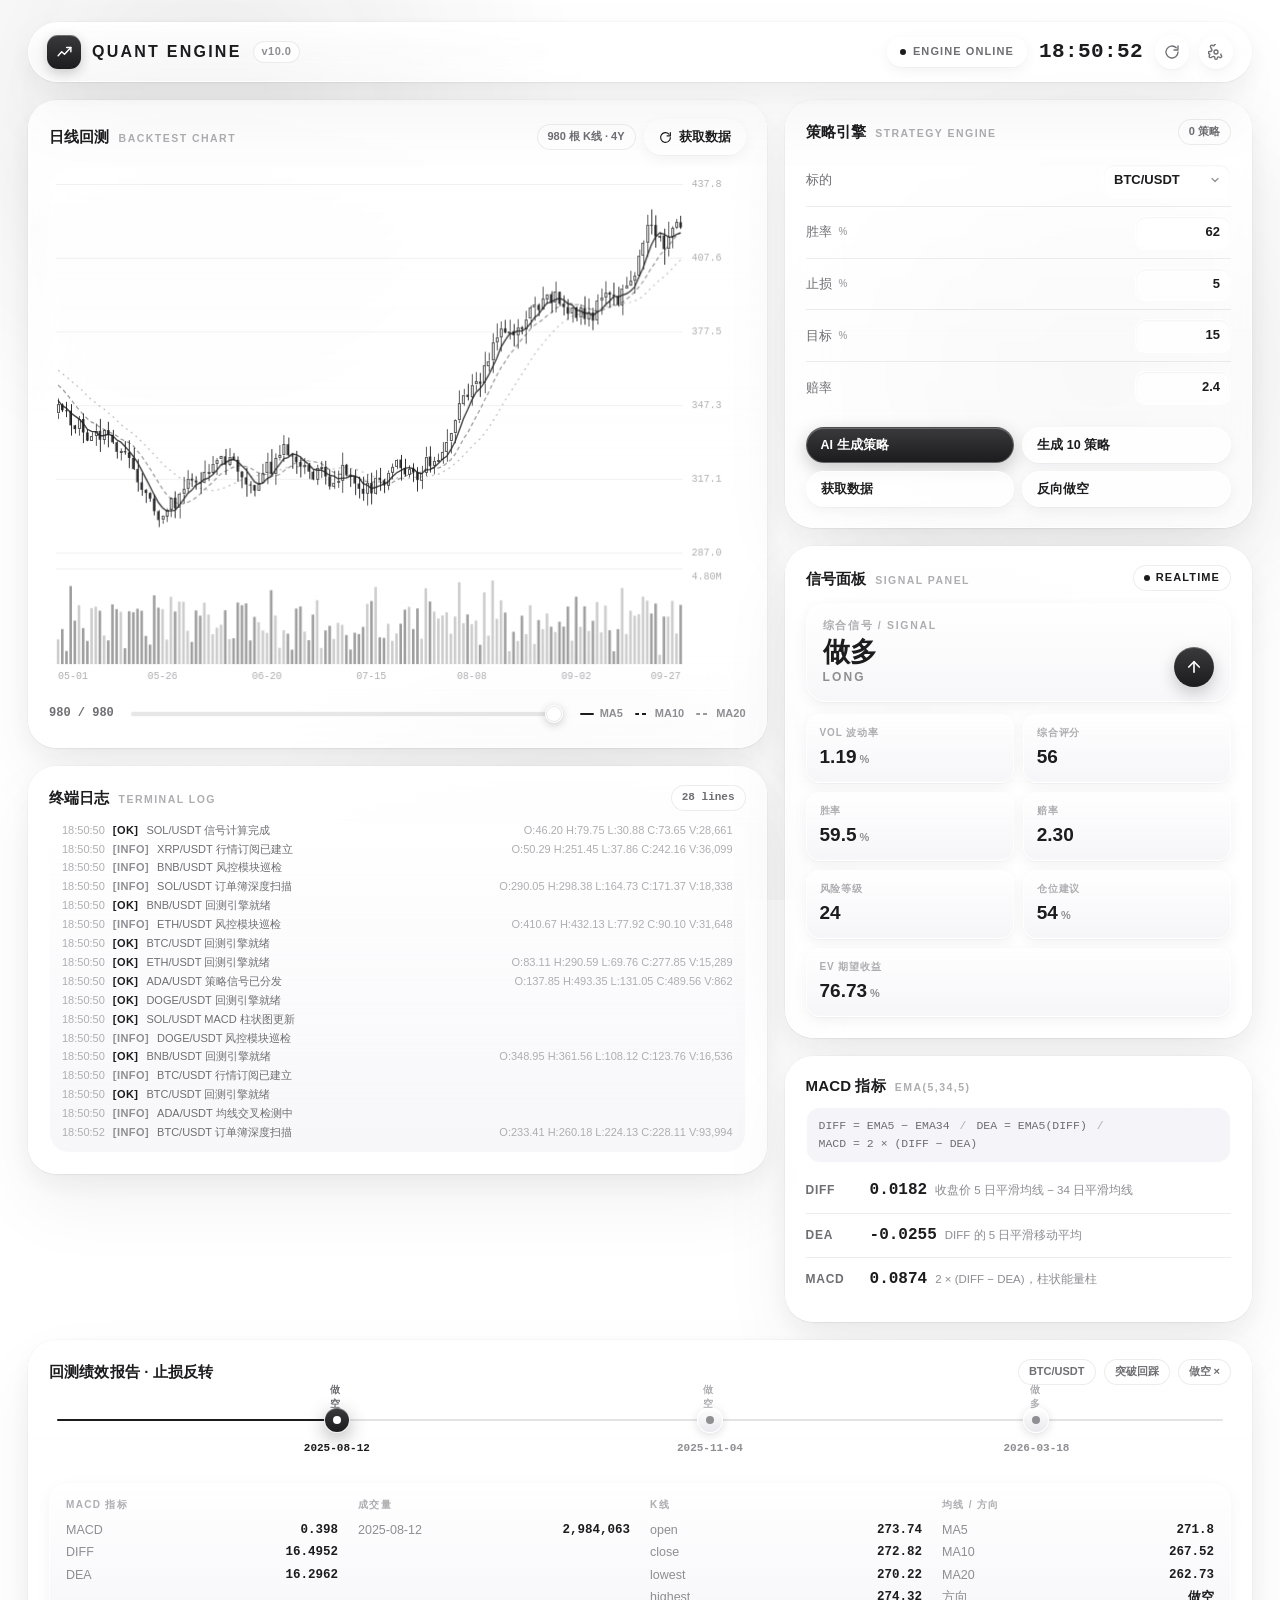
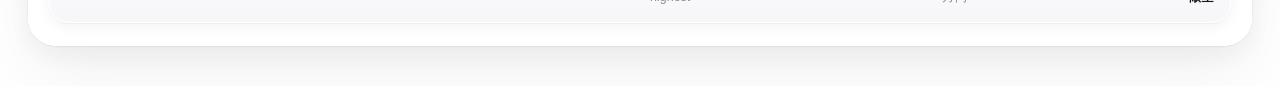
<file: index.html>
<!DOCTYPE html>
<html lang="zh-CN"><head>
<meta charset="utf-8">
<meta name="viewport" content="width=device-width, initial-scale=1, viewport-fit=cover">
<meta name="theme-color" content="#ffffff">
<title>QUANT ENGINE v10.0 · 量化策略引擎</title>
<style>
/* ==========================================================================
   QUANT ENGINE v10.0 — Liquid Glass (White / Apple minimal)
   Palette is strictly monochrome: white + iOS grays. No blue, no purple.
   ========================================================================== */

:root {
  --bg: #ffffff;
  --glass: rgba(255, 255, 255, 0.6);
  --glass-hi: rgba(255, 255, 255, 0.78);
  --glass-lo: rgba(255, 255, 255, 0.46);
  --glass-border: rgba(255, 255, 255, 0.8);
  --card: #f2f2f7;
  --text: #1c1c1e;
  --text-2: #6e6e73;
  --text-3: #8e8e93;
  --text-4: #aeaeb2;
  --hairline: rgba(60, 60, 67, 0.09);
  --hairline-strong: rgba(60, 60, 67, 0.14);

  --blur: 24px;

  --r-xl: 28px;
  --r-lg: 20px;
  --r-md: 14px;
  --r-sm: 10px;
  --r-pill: 999px;

  --shadow-panel:
    0 1px 2px rgba(28, 28, 30, 0.04),
    0 10px 28px rgba(28, 28, 30, 0.06),
    0 32px 72px rgba(28, 28, 30, 0.05);
  --shadow-tile:
    0 1px 1px rgba(28, 28, 30, 0.03),
    0 4px 14px rgba(28, 28, 30, 0.05);
  --shadow-float:
    0 2px 6px rgba(28, 28, 30, 0.06),
    0 18px 48px rgba(28, 28, 30, 0.12);

  --ease: cubic-bezier(0.32, 0.72, 0, 1);
}

* { box-sizing: border-box; }

html { accent-color: #1c1c1e; }

html, body { height: 100%; }

::selection { background: rgba(28, 28, 30, 0.12); }

body {
  margin: 0;
  background: var(--bg);
  color: var(--text);
  font-family: -apple-system, BlinkMacSystemFont, "SF Pro Display", "SF Pro Text",
    "PingFang SC", "Hiragino Sans GB", "Microsoft YaHei", "Helvetica Neue", Arial, sans-serif;
  font-size: 14px;
  line-height: 1.45;
  -webkit-font-smoothing: antialiased;
  -moz-osx-font-smoothing: grayscale;
  font-variant-numeric: tabular-nums;
  overflow-x: hidden;
}

.mono {
  font-family: ui-monospace, "SF Mono", SFMono-Regular, Menlo, Monaco, Consolas,
    "Liberation Mono", monospace;
  font-variant-numeric: tabular-nums;
}

/* ---------------------------------------------------------------- backdrop */
.backdrop {
  position: fixed;
  inset: 0;
  z-index: 0;
  pointer-events: none;
  overflow: hidden;
  background: #ffffff;
}
.backdrop i {
  position: absolute;
  display: block;
  border-radius: 50%;
  filter: blur(60px);
  opacity: 0.85;
}
.backdrop i:nth-child(1) {
  width: 60vw; height: 60vw;
  left: -14vw; top: -22vw;
  background: radial-gradient(circle at 50% 50%, rgba(28, 28, 30, 0.1), rgba(28, 28, 30, 0) 68%);
  animation: drift1 26s var(--ease) infinite alternate;
}
.backdrop i:nth-child(2) {
  width: 52vw; height: 52vw;
  right: -12vw; top: 4vh;
  background: radial-gradient(circle at 50% 50%, rgba(28, 28, 30, 0.085), rgba(28, 28, 30, 0) 70%);
  animation: drift2 32s var(--ease) infinite alternate;
}
.backdrop i:nth-child(3) {
  width: 64vw; height: 40vw;
  left: 12vw; bottom: -22vw;
  background: radial-gradient(circle at 50% 50%, rgba(28, 28, 30, 0.075), rgba(28, 28, 30, 0) 70%);
  animation: drift3 38s var(--ease) infinite alternate;
}
.backdrop i:nth-child(4) {
  width: 26vw; height: 26vw;
  right: 16vw; bottom: 8vh;
  background: radial-gradient(circle at 50% 50%, rgba(28, 28, 30, 0.07), rgba(28, 28, 30, 0) 70%);
  animation: drift1 30s var(--ease) infinite alternate-reverse;
}
@keyframes drift1 { from { transform: translate3d(0, 0, 0); } to { transform: translate3d(6vw, 5vh, 0); } }
@keyframes drift2 { from { transform: translate3d(0, 0, 0); } to { transform: translate3d(-5vw, 8vh, 0); } }
@keyframes drift3 { from { transform: translate3d(0, 0, 0); } to { transform: translate3d(4vw, -6vh, 0); } }

/* ------------------------------------------------------------- glass base */
.glass {
  position: relative;
  background: linear-gradient(180deg, var(--glass-hi) 0%, var(--glass) 52%, var(--glass-lo) 100%);
  -webkit-backdrop-filter: blur(var(--blur)) saturate(180%);
  backdrop-filter: blur(var(--blur)) saturate(180%);
  border: 1px solid var(--glass-border);
  box-shadow: var(--shadow-panel), 0 0 0 0.5px rgba(60, 60, 67, 0.05);
  border-radius: var(--r-xl);
}
.glass::before {
  content: "";
  position: absolute;
  inset: 0;
  border-radius: inherit;
  pointer-events: none;
  background: linear-gradient(
    180deg,
    rgba(255, 255, 255, 0.9) 0%,
    rgba(255, 255, 255, 0.24) 22%,
    rgba(255, 255, 255, 0) 55%
  );
  opacity: 0.9;
}
.glass::after {
  content: "";
  position: absolute;
  left: 12%; right: 12%;
  top: 0;
  height: 1px;
  border-radius: 1px;
  pointer-events: none;
  background: linear-gradient(90deg, rgba(255, 255, 255, 0), rgba(255, 255, 255, 1), rgba(255, 255, 255, 0));
  opacity: 0.9;
}
.glass > * { position: relative; z-index: 1; }

/* Fallback: browsers without backdrop-filter still get a clean solid glass card */
@supports not ((backdrop-filter: blur(4px)) or (-webkit-backdrop-filter: blur(4px))) {
  .glass { background: rgba(255, 255, 255, 0.94); }
}

/* ------------------------------------------------------------------ shell */
.shell {
  position: relative;
  z-index: 1;
  max-width: 1480px;
  margin: 0 auto;
  padding: 22px 28px 40px;
  display: flex;
  flex-direction: column;
  gap: 18px;
}

/* ---------------------------------------------------------------- top bar */
.topbar {
  position: sticky;
  top: 14px;
  z-index: 40;
  display: flex;
  align-items: center;
  justify-content: space-between;
  gap: 16px;
  padding: 12px 18px;
  border-radius: var(--r-pill);
}
.brand { display: flex; align-items: center; gap: 11px; min-width: 0; }
.brand-mark {
  width: 34px; height: 34px;
  border-radius: 11px;
  display: grid;
  place-items: center;
  background: linear-gradient(180deg, #3a3a3c, #1c1c1e);
  color: #fff;
  box-shadow: 0 4px 12px rgba(28, 28, 30, 0.22), inset 0 1px 0 rgba(255, 255, 255, 0.28);
  flex: none;
}
.brand-name {
  font-size: 16px;
  font-weight: 650;
  letter-spacing: 0.14em;
}
.brand-ver {
  font-size: 11px;
  font-weight: 600;
  color: var(--text-3);
  border: 1px solid var(--hairline);
  background: rgba(255, 255, 255, 0.7);
  padding: 2px 8px;
  border-radius: var(--r-pill);
  letter-spacing: 0.04em;
}
.topbar-right { display: flex; align-items: center; gap: 10px; }

.status-pill {
  display: inline-flex;
  align-items: center;
  gap: 7px;
  font-size: 11px;
  font-weight: 650;
  letter-spacing: 0.1em;
  color: var(--text-2);
  background: rgba(255, 255, 255, 0.66);
  border: 1px solid var(--glass-border);
  box-shadow: var(--shadow-tile);
  padding: 6px 12px;
  border-radius: var(--r-pill);
}
.dot {
  width: 6px; height: 6px;
  border-radius: 50%;
  background: var(--text);
  box-shadow: 0 0 0 0 rgba(28, 28, 30, 0.35);
  animation: pulse 2.4s var(--ease) infinite;
}
@keyframes pulse {
  0% { box-shadow: 0 0 0 0 rgba(28, 28, 30, 0.3); }
  70% { box-shadow: 0 0 0 7px rgba(28, 28, 30, 0); }
  100% { box-shadow: 0 0 0 0 rgba(28, 28, 30, 0); }
}

.clock {
  font-size: 21px;
  font-weight: 600;
  letter-spacing: 0.02em;
  min-width: 108px;
  text-align: center;
}

.icon-btn {
  width: 34px; height: 34px;
  display: grid;
  place-items: center;
  border-radius: 50%;
  border: 1px solid var(--glass-border);
  background: rgba(255, 255, 255, 0.66);
  box-shadow: var(--shadow-tile);
  color: var(--text-2);
  cursor: pointer;
  transition: transform 0.18s var(--ease), color 0.18s var(--ease), background 0.18s var(--ease);
}
.icon-btn:hover { color: var(--text); background: #fff; transform: translateY(-1px); }
.icon-btn:active { transform: scale(0.94); }
.icon-btn.spin svg { animation: spin 0.9s var(--ease); }
@keyframes spin { to { transform: rotate(360deg); } }

/* ---------------------------------------------------------------- layout */
.layout {
  display: grid;
  grid-template-columns: minmax(0, 1.58fr) minmax(340px, 1fr);
  gap: 18px;
  align-items: start;
}
.main { display: flex; flex-direction: column; gap: 18px; min-width: 0; }
.side { display: flex; flex-direction: column; gap: 18px; }

.panel { padding: 18px 20px 20px; }

.panel-head {
  display: flex;
  align-items: center;
  justify-content: space-between;
  gap: 12px;
  flex-wrap: wrap;
}
.panel-title { display: flex; align-items: baseline; gap: 9px; min-width: 0; }
.panel-title h2 {
  margin: 0;
  font-size: 15px;
  font-weight: 650;
  letter-spacing: 0.01em;
}
.panel-sub {
  font-size: 10.5px;
  font-weight: 650;
  letter-spacing: 0.14em;
  color: var(--text-4);
  text-transform: uppercase;
}
.panel-tools { display: flex; align-items: center; gap: 8px; flex-wrap: wrap; }

.tag {
  font-size: 11px;
  font-weight: 600;
  color: var(--text-2);
  background: rgba(255, 255, 255, 0.7);
  border: 1px solid var(--hairline);
  padding: 4px 10px;
  border-radius: var(--r-pill);
  white-space: nowrap;
}
.tag.live { display: inline-flex; align-items: center; gap: 6px; color: var(--text); letter-spacing: 0.1em; }

.btn {
  font: inherit;
  font-size: 12.5px;
  font-weight: 600;
  color: var(--text);
  padding: 8px 14px;
  border-radius: var(--r-pill);
  border: 1px solid var(--glass-border);
  background: rgba(255, 255, 255, 0.72);
  box-shadow: var(--shadow-tile);
  cursor: pointer;
  display: inline-flex;
  align-items: center;
  gap: 7px;
  transition: transform 0.18s var(--ease), background 0.18s var(--ease), box-shadow 0.18s var(--ease);
}
.btn:hover { background: #fff; transform: translateY(-1px); box-shadow: var(--shadow-float); }
.btn:active { transform: scale(0.97); }
.btn.primary {
  color: #fff;
  background: linear-gradient(180deg, #3a3a3c, #1c1c1e);
  border-color: rgba(255, 255, 255, 0.22);
  box-shadow: 0 6px 18px rgba(28, 28, 30, 0.24), inset 0 1px 0 rgba(255, 255, 255, 0.24);
}
.btn.primary:hover { background: linear-gradient(180deg, #48484a, #1c1c1e); }
.btn.ghost { background: rgba(255, 255, 255, 0.5); }
.btn-row { display: grid; grid-template-columns: 1fr 1fr; gap: 8px; }

/* ----------------------------------------------------------------- chart */
.chart-wrap { position: relative; margin-top: 14px; }
#chart {
  display: block;
  width: 100%;
  height: 520px;
  border-radius: var(--r-lg);
  background: linear-gradient(180deg, rgba(255, 255, 255, 0.5), rgba(255, 255, 255, 0.2));
  border: 1px solid rgba(255, 255, 255, 0.7);
  box-shadow: inset 0 1px 0 rgba(255, 255, 255, 0.9);
  cursor: crosshair;
  touch-action: none;
}
.chart-tip {
  position: absolute;
  top: 12px;
  left: 12px;
  padding: 10px 13px;
  border-radius: var(--r-md);
  box-shadow: var(--shadow-float);
  pointer-events: none;
  opacity: 0;
  transform: translateY(-4px);
  transition: opacity 0.16s var(--ease), transform 0.16s var(--ease);
  min-width: 208px;
}
.chart-tip.on { opacity: 1; transform: translateY(0); }
.chart-tip .tip-date {
  font-size: 11px;
  font-weight: 650;
  color: var(--text-2);
  letter-spacing: 0.04em;
  margin-bottom: 6px;
}
.tip-grid { display: grid; grid-template-columns: auto 1fr auto 1fr; gap: 3px 10px; font-size: 11.5px; }
.tip-grid dt { color: var(--text-4); font-weight: 500; }
.tip-grid dd { margin: 0; font-weight: 600; }

.chart-foot {
  display: flex;
  align-items: center;
  gap: 14px;
  margin-top: 12px;
  flex-wrap: wrap;
}
.slider {
  -webkit-appearance: none;
  appearance: none;
  accent-color: #1c1c1e;
  flex: 1 1 200px;
  min-width: 140px;
  height: 22px;
  background: transparent;
  cursor: pointer;
}
.slider::-webkit-slider-runnable-track {
  height: 6px;
  border-radius: 3px;
  background: rgba(60, 60, 67, 0.12);
  border: 1px solid rgba(255, 255, 255, 0.8);
}
.slider::-webkit-slider-thumb {
  -webkit-appearance: none;
  width: 18px; height: 18px;
  margin-top: -7px;
  border-radius: 50%;
  background: #fff;
  border: 1px solid rgba(255, 255, 255, 0.9);
  box-shadow: 0 2px 8px rgba(28, 28, 30, 0.22), inset 0 0 0 1px rgba(60, 60, 67, 0.12);
}
.slider::-moz-range-track { height: 6px; border-radius: 3px; background: rgba(60, 60, 67, 0.12); }
.slider::-moz-range-thumb {
  width: 16px; height: 16px; border-radius: 50%;
  background: #fff; border: 1px solid rgba(60, 60, 67, 0.15);
  box-shadow: 0 2px 8px rgba(28, 28, 30, 0.22);
}
.legend { display: flex; align-items: center; gap: 12px; flex-wrap: wrap; }
.legend span { display: inline-flex; align-items: center; gap: 6px; font-size: 11px; color: var(--text-3); font-weight: 600; }
.legend i { width: 14px; height: 2px; border-radius: 2px; background: var(--text); display: block; }
.legend i.dash { background: repeating-linear-gradient(90deg, var(--text) 0 4px, transparent 4px 7px); }

/* ------------------------------------------------------------ form fields */
.field-row {
  display: flex;
  align-items: center;
  justify-content: space-between;
  gap: 12px;
  padding: 9px 0;
  border-bottom: 1px solid var(--hairline);
}
.field-row:last-of-type { border-bottom: 0; }
.field-label { font-size: 12.5px; color: var(--text-2); font-weight: 500; display: flex; align-items: center; gap: 7px; }
.field-unit { font-size: 10px; font-weight: 700; color: var(--text-4); letter-spacing: 0.08em; }
.field-input {
  font: inherit;
  font-size: 13px;
  font-weight: 600;
  color: var(--text);
  text-align: right;
  width: 96px;
  padding: 6px 10px;
  border-radius: var(--r-sm);
  border: 1px solid rgba(255, 255, 255, 0.8);
  background: rgba(255, 255, 255, 0.72);
  box-shadow: inset 0 1px 2px rgba(28, 28, 30, 0.05), 0 1px 0 rgba(255, 255, 255, 0.9);
  outline: none;
  transition: box-shadow 0.18s var(--ease);
}
.field-input:focus {
  box-shadow: inset 0 1px 2px rgba(28, 28, 30, 0.05), 0 0 0 3px rgba(28, 28, 30, 0.08);
}
select.field-input { width: 128px; cursor: pointer; appearance: none; text-align: left; padding-right: 26px;
  background-image: url("data:image/svg+xml;utf8,<svg xmlns='http://www.w3.org/2000/svg' width='12' height='12' viewBox='0 0 24 24' fill='none' stroke='%238e8e93' stroke-width='2.4' stroke-linecap='round' stroke-linejoin='round'><polyline points='6 9 12 15 18 9'/></svg>");
  background-repeat: no-repeat;
  background-position: right 9px center;
  background-color: rgba(255, 255, 255, 0.72);
}

/* ---------------------------------------------------------- signal panel */
.signal-hero {
  display: flex;
  align-items: flex-end;
  justify-content: space-between;
  gap: 14px;
  padding: 14px 16px;
  margin-top: 12px;
  border-radius: var(--r-lg);
  background: linear-gradient(180deg, #ffffff, #f7f7f9);
  border: 1px solid rgba(255, 255, 255, 0.9);
  box-shadow: var(--shadow-tile), inset 0 1px 0 rgba(255, 255, 255, 1);
}
.signal-hero .k { font-size: 10.5px; font-weight: 650; letter-spacing: 0.16em; color: var(--text-4); text-transform: uppercase; }
.signal-hero .v { font-size: 27px; font-weight: 700; letter-spacing: 0.01em; line-height: 1.1; margin-top: 4px; }
.signal-hero .en { font-size: 12px; font-weight: 650; letter-spacing: 0.18em; color: var(--text-3); }
.signal-arrow {
  width: 40px; height: 40px; border-radius: 50%;
  display: grid; place-items: center; flex: none;
  background: linear-gradient(180deg, #3a3a3c, #1c1c1e); color: #fff;
  box-shadow: 0 6px 16px rgba(28, 28, 30, 0.22), inset 0 1px 0 rgba(255, 255, 255, 0.24);
}

.metric-grid {
  display: grid;
  grid-template-columns: 1fr 1fr;
  gap: 9px;
  margin-top: 12px;
}
.metric {
  padding: 11px 13px;
  border-radius: var(--r-md);
  background: linear-gradient(180deg, rgba(255, 255, 255, 0.92), rgba(242, 242, 247, 0.66));
  border: 1px solid rgba(255, 255, 255, 0.85);
  box-shadow: var(--shadow-tile);
}
.metric.wide { grid-column: 1 / -1; }
.metric .k { font-size: 10px; font-weight: 650; letter-spacing: 0.09em; color: var(--text-4); text-transform: uppercase; }
.metric .v { font-size: 19px; font-weight: 680; margin-top: 3px; }
.metric .v small { font-size: 11px; font-weight: 600; color: var(--text-3); margin-left: 3px; }

/* --------------------------------------------------------------- MACD */
.formula {
  margin-top: 10px;
  padding: 9px 12px;
  border-radius: var(--r-md);
  background: rgba(242, 242, 247, 0.72);
  border: 1px solid rgba(255, 255, 255, 0.8);
  font-size: 11.5px;
  color: var(--text-2);
  line-height: 1.6;
  word-break: break-word;
}
.formula .fx { white-space: nowrap; }
.formula .fsep { color: var(--text-4); padding: 0 3px; }
.ind-row {
  display: grid;
  grid-template-columns: 54px 1fr;
  gap: 10px;
  align-items: baseline;
  padding: 10px 0;
  border-bottom: 1px solid var(--hairline);
}
.ind-row:last-child { border-bottom: 0; }
.ind-name { font-size: 12px; font-weight: 700; letter-spacing: 0.06em; color: var(--text-2); }
.ind-val { font-size: 16px; font-weight: 680; margin-right: 8px; }
.ind-desc { font-size: 11.5px; color: var(--text-3); }

/* -------------------------------------------------------------- terminal */
.log-panel { display: flex; flex-direction: column; }
.log-scroll {
  margin-top: 12px;
  height: 330px;
  overflow-y: auto;
  overscroll-behavior: contain;
  padding: 10px 12px;
  border-radius: var(--r-lg);
  background: linear-gradient(180deg, rgba(255, 255, 255, 0.86), rgba(242, 242, 247, 0.6));
  border: 1px solid rgba(255, 255, 255, 0.85);
  box-shadow: inset 0 1px 0 rgba(255, 255, 255, 1);
  scrollbar-width: thin;
  scrollbar-color: rgba(60, 60, 67, 0.22) transparent;
}
.log-scroll::-webkit-scrollbar { width: 6px; }
.log-scroll::-webkit-scrollbar-thumb { background: rgba(60, 60, 67, 0.2); border-radius: 3px; }
.log-line {
  font-size: 11px;
  line-height: 1.72;
  color: var(--text-2);
  display: flex;
  flex-wrap: wrap;
  align-items: baseline;
  gap: 0 8px;
  animation: logIn 0.28s var(--ease);
}
@keyframes logIn { from { opacity: 0; transform: translateY(3px); } to { opacity: 1; transform: none; } }
.log-line .t { color: var(--text-4); flex: none; }
.log-line .lv { flex: none; font-weight: 700; letter-spacing: 0.04em; }
.log-line .lv.INFO { color: var(--text-3); }
.log-line .lv.OK { color: var(--text); }
.log-line .lv.WARN { color: var(--text-2); }
.log-line .lv.ERR { color: var(--text); text-decoration: underline; text-decoration-color: rgba(28, 28, 30, 0.35); text-underline-offset: 2px; }
.log-line .msg { color: var(--text-2); flex: 1 1 auto; min-width: 0; overflow-wrap: anywhere; }
.log-line .ohlc { color: var(--text-4); flex: 0 1 auto; min-width: 0; overflow-wrap: anywhere; }

/* ---------------------------------------------------------------- report */
.report { padding-bottom: 22px; }
.report-head {
  display: flex;
  align-items: center;
  justify-content: space-between;
  gap: 14px;
  flex-wrap: wrap;
}
.report-tags { display: flex; align-items: center; gap: 8px; flex-wrap: wrap; }
.timeline {
  position: relative;
  margin: 34px 8px 10px;
  height: 2px;
  background: rgba(60, 60, 67, 0.14);
  border-radius: 2px;
}
.timeline .track-fill {
  position: absolute; left: 0; top: 0; bottom: 0;
  background: var(--text);
  border-radius: 2px;
  transition: width 0.4s var(--ease);
}
.marker {
  position: absolute;
  top: 50%;
  transform: translate(-50%, -50%);
  display: flex;
  flex-direction: column;
  align-items: center;
  gap: 0;
}
.marker button {
  width: 26px; height: 26px;
  border-radius: 50%;
  border: 1px solid rgba(255, 255, 255, 0.9);
  background: linear-gradient(180deg, #ffffff, #e9e9ee);
  box-shadow: 0 2px 8px rgba(28, 28, 30, 0.14), inset 0 1px 0 rgba(255, 255, 255, 1);
  cursor: pointer;
  padding: 0;
  display: grid;
  place-items: center;
  transition: transform 0.2s var(--ease), box-shadow 0.2s var(--ease);
}
.marker button i { width: 8px; height: 8px; border-radius: 50%; background: var(--text-3); display: block; }
.marker button:hover { transform: scale(1.1); box-shadow: var(--shadow-float); }
.marker.active button {
  background: linear-gradient(180deg, #3a3a3c, #1c1c1e);
  box-shadow: 0 6px 18px rgba(28, 28, 30, 0.3), inset 0 1px 0 rgba(255, 255, 255, 0.28);
}
.marker.active button i { background: #fff; }
.marker .m-label {
  position: absolute;
  left: 50%;
  transform: translateX(-50%);
  top: 34px;
  font-size: 11px;
  font-weight: 650;
  color: var(--text-3);
  white-space: nowrap;
  transition: color 0.2s var(--ease);
}
.marker.active .m-label { color: var(--text); }
.marker .m-dir {
  position: absolute;
  left: 50%;
  transform: translateX(-50%);
  top: -24px;
  font-size: 10px;
  font-weight: 700;
  letter-spacing: 0.1em;
  color: var(--text-4);
}
.marker.active .m-dir { color: var(--text-2); }

.report-detail {
  margin-top: 62px;
  padding: 14px 16px;
  border-radius: var(--r-lg);
  background: linear-gradient(180deg, rgba(255, 255, 255, 0.92), rgba(242, 242, 247, 0.62));
  border: 1px solid rgba(255, 255, 255, 0.85);
  box-shadow: var(--shadow-tile);
  display: grid;
  grid-template-columns: repeat(auto-fit, minmax(180px, 1fr));
  gap: 16px 20px;
}
.detail-block .bk {
  font-size: 10px;
  font-weight: 700;
  letter-spacing: 0.13em;
  color: var(--text-4);
  text-transform: uppercase;
  margin-bottom: 7px;
}
.detail-block .brow { display: flex; justify-content: space-between; gap: 10px; font-size: 12.5px; padding: 2px 0; }
.detail-block .brow span:first-child { color: var(--text-3); }
.detail-block .brow span:last-child { font-weight: 650; }

/* ------------------------------------------------------------ responsive */
@media (min-width: 1900px) {
  .shell { max-width: 1820px; }
}
@media (max-width: 1180px) {
  .layout { grid-template-columns: minmax(0, 1fr); }
  #chart { height: 380px; }
}
@media (max-width: 720px) {
  .shell { padding: 14px 14px 28px; }
  .topbar { top: 8px; padding: 10px 12px; border-radius: var(--r-lg); flex-wrap: wrap; }
  .brand-name { font-size: 14px; }
  .clock { font-size: 18px; min-width: 84px; }
  #chart { height: 300px; }
  .panel { padding: 15px 14px 16px; border-radius: var(--r-lg); }
  .metric-grid { grid-template-columns: 1fr; }
  .btn-row { grid-template-columns: 1fr; }
  .log-scroll { height: 240px; }
  .chart-tip { min-width: 176px; padding: 9px 11px; }
  .tip-grid { font-size: 11px; }
  .report-detail { margin-top: 74px; grid-template-columns: 1fr; gap: 12px; }
}

@media (prefers-reduced-motion: reduce) {
  * { animation-duration: 0.001ms !important; animation-iteration-count: 1 !important; transition-duration: 0.001ms !important; }
}
</style>
</head>
<body>
<div class="backdrop" aria-hidden="true"><i></i><i></i><i></i><i></i></div>

<div class="shell">

  <!-- ============================== TOP BAR ============================== -->
  <header class="topbar glass">
    <div class="brand">
      <span class="brand-mark" aria-hidden="true">
        <svg width="17" height="17" viewBox="0 0 24 24" fill="none" stroke="currentColor" stroke-width="2" stroke-linecap="round" stroke-linejoin="round">
          <path d="M3 16.5 8 11l4 3.6L21 5"></path>
          <path d="M15 5h6v6"></path>
        </svg>
      </span>
      <span class="brand-name">QUANT ENGINE</span>
      <span class="brand-ver">v10.0</span>
    </div>
    <div class="topbar-right">
      <span class="status-pill"><i class="dot"></i>ENGINE ONLINE</span>
      <span class="clock mono" id="clock">13:44:47</span>
      <button class="icon-btn" id="btnSync" type="button" title="同步数据" aria-label="同步数据">
        <svg width="16" height="16" viewBox="0 0 24 24" fill="none" stroke="currentColor" stroke-width="2" stroke-linecap="round" stroke-linejoin="round">
          <path d="M21 12a9 9 0 1 1-2.64-6.36"></path><path d="M21 3v6h-6"></path>
        </svg>
      </button>
      <button class="icon-btn" type="button" title="引擎设置" aria-label="引擎设置">
        <svg width="16" height="16" viewBox="0 0 24 24" fill="none" stroke="currentColor" stroke-width="2" stroke-linecap="round" stroke-linejoin="round">
          <circle cx="12" cy="12" r="3"></circle>
          <path d="M19.4 15a1.7 1.7 0 0 0 .34 1.87l.06.06a2 2 0 1 1-2.83 2.83l-.06-.06a1.7 1.7 0 0 0-2.87 1.2V21a2 2 0 1 1-4 0v-.09A1.7 1.7 0 0 0 7 19.4a1.7 1.7 0 0 0-1.87.34l-.06.06a2 2 0 1 1-2.83-2.83l.06-.06A1.7 1.7 0 0 0 2.6 15H2.5a2 2 0 1 1 0-4h.09A1.7 1.7 0 0 0 4.6 7a1.7 1.7 0 0 0-.34-1.87l-.06-.06a2 2 0 1 1 2.83-2.83l.06.06A1.7 1.7 0 0 0 9 2.6h.09A2 2 0 0 1 11 .5"></path>
        </svg>
      </button>
    </div>
  </header>

  <!-- ============================== MAIN GRID ============================== -->
  <div class="layout">

    <div class="main">

    <!-- ---------------------------- BACKTEST CHART ---------------------------- -->
    <section class="panel glass chart-panel">
      <div class="panel-head">
        <div class="panel-title">
          <h2>日线回测</h2>
          <span class="panel-sub">Backtest Chart</span>
        </div>
        <div class="panel-tools">
          <span class="tag" id="rangeTag">980 根 K线 · 4Y</span>
          <button class="btn ghost" id="btnFetch" type="button">
            <svg width="13" height="13" viewBox="0 0 24 24" fill="none" stroke="currentColor" stroke-width="2.2" stroke-linecap="round" stroke-linejoin="round">
              <path d="M21 12a9 9 0 1 1-2.64-6.36"></path><path d="M21 3v6h-6"></path>
            </svg>
            获取数据
          </button>
        </div>
      </div>

      <div class="chart-wrap">
        <canvas id="chart" role="img" aria-label="日线回测 K 线图，含成交量与 MA5 / MA10 / MA20 均线" width="1990" height="975"></canvas>
        <div class="chart-tip glass" id="chartTip" aria-hidden="true">
          <div class="tip-date mono" id="tipDate"></div>
          <dl class="tip-grid" id="tipGrid"></dl>
        </div>
      </div>

      <div class="chart-foot">
        <span class="mono" id="rangeLabel" style="font-size:12px;font-weight:650;color:var(--text-2)">980 / 980</span>
        <input class="slider" id="range" type="range" min="0" max="896" value="980" aria-label="K 线区间">
        <div class="legend">
          <span><i></i>MA5</span>
          <span><i class="dash"></i>MA10</span>
          <span><i class="dash" style="opacity:.45"></i>MA20</span>
        </div>
      </div>
    </section>

    <!-- TERMINAL LOG -->
    <section class="panel glass log-panel">
      <div class="panel-head">
        <div class="panel-title">
          <h2>终端日志</h2>
          <span class="panel-sub">Terminal Log</span>
        </div>
        <span class="tag mono" id="logCount">55 lines</span>
      </div>
      <div class="log-scroll" id="logScroll" role="log" aria-live="polite"><div class="log-line"><span class="t">13:17:17</span><span class="lv INFO">[INFO]</span><span class="msg">正在订阅行情数据源…</span><span class="ohlc"> O:332.64 H:352.52 L:159.27 C:165.09 V:41,996</span></div><div class="log-line"><span class="t">13:17:17</span><span class="lv OK">[OK]</span><span class="msg">QUANT ENGINE v10.0 启动成功</span></div><div class="log-line"><span class="t">13:17:17</span><span class="lv OK">[OK]</span><span class="msg">数据加载完成: 980 根 K线</span><span class="ohlc"> O:434.02 H:444.46 L:71.50 C:74.69 V:65,730</span></div><div class="log-line"><span class="t">13:43:26</span><span class="lv INFO">[INFO]</span><span class="msg">DOGE/USDT 行情订阅已建立</span></div><div class="log-line"><span class="t">13:43:26</span><span class="lv INFO">[INFO]</span><span class="msg">ADA/USDT 均线交叉检测中</span></div><div class="log-line"><span class="t">13:43:26</span><span class="lv OK">[OK]</span><span class="msg">XRP/USDT 回测引擎就绪</span><span class="ohlc"> O:55.41 H:332.31 L:41.63 C:313.27 V:54,645</span></div><div class="log-line"><span class="t">13:43:26</span><span class="lv OK">[OK]</span><span class="msg">BNB/USDT MACD 柱状图更新</span></div><div class="log-line"><span class="t">13:43:26</span><span class="lv INFO">[INFO]</span><span class="msg">BNB/USDT 均线交叉检测中</span></div><div class="log-line"><span class="t">13:43:26</span><span class="lv OK">[OK]</span><span class="msg">ETH/USDT 回测引擎就绪</span></div><div class="log-line"><span class="t">13:43:26</span><span class="lv ERR">[ERR]</span><span class="msg">ADA/USDT 连接延迟 &gt;200ms</span><span class="ohlc"> O:341.98 H:352.78 L:213.76 C:218.95 V:10,870</span></div><div class="log-line"><span class="t">13:43:26</span><span class="lv INFO">[INFO]</span><span class="msg">ETH/USDT 均线交叉检测中</span></div><div class="log-line"><span class="t">13:43:26</span><span class="lv OK">[OK]</span><span class="msg">SOL/USDT 信号计算完成</span><span class="ohlc"> O:46.20 H:79.75 L:30.88 C:73.65 V:28,661</span></div><div class="log-line"><span class="t">13:43:26</span><span class="lv INFO">[INFO]</span><span class="msg">XRP/USDT 行情订阅已建立</span><span class="ohlc"> O:50.29 H:251.45 L:37.86 C:242.16 V:36,099</span></div><div class="log-line"><span class="t">13:43:26</span><span class="lv INFO">[INFO]</span><span class="msg">BNB/USDT 风控模块巡检</span></div><div class="log-line"><span class="t">13:43:26</span><span class="lv INFO">[INFO]</span><span class="msg">SOL/USDT 订单簿深度扫描</span><span class="ohlc"> O:290.05 H:298.38 L:164.73 C:171.37 V:18,338</span></div><div class="log-line"><span class="t">13:43:26</span><span class="lv OK">[OK]</span><span class="msg">BNB/USDT 回测引擎就绪</span></div><div class="log-line"><span class="t">13:43:26</span><span class="lv INFO">[INFO]</span><span class="msg">ETH/USDT 风控模块巡检</span><span class="ohlc"> O:410.67 H:432.13 L:77.92 C:90.10 V:31,648</span></div><div class="log-line"><span class="t">13:43:26</span><span class="lv OK">[OK]</span><span class="msg">BTC/USDT 回测引擎就绪</span></div><div class="log-line"><span class="t">13:43:26</span><span class="lv OK">[OK]</span><span class="msg">ETH/USDT 回测引擎就绪</span><span class="ohlc"> O:83.11 H:290.59 L:69.76 C:277.85 V:15,289</span></div><div class="log-line"><span class="t">13:43:26</span><span class="lv OK">[OK]</span><span class="msg">ADA/USDT 策略信号已分发</span><span class="ohlc"> O:137.85 H:493.35 L:131.05 C:489.56 V:862</span></div><div class="log-line"><span class="t">13:43:26</span><span class="lv OK">[OK]</span><span class="msg">DOGE/USDT 回测引擎就绪</span></div><div class="log-line"><span class="t">13:43:26</span><span class="lv OK">[OK]</span><span class="msg">SOL/USDT MACD 柱状图更新</span></div><div class="log-line"><span class="t">13:43:26</span><span class="lv INFO">[INFO]</span><span class="msg">DOGE/USDT 风控模块巡检</span></div><div class="log-line"><span class="t">13:43:26</span><span class="lv OK">[OK]</span><span class="msg">BNB/USDT 回测引擎就绪</span><span class="ohlc"> O:348.95 H:361.56 L:108.12 C:123.76 V:16,536</span></div><div class="log-line"><span class="t">13:43:26</span><span class="lv INFO">[INFO]</span><span class="msg">BTC/USDT 行情订阅已建立</span></div><div class="log-line"><span class="t">13:43:26</span><span class="lv OK">[OK]</span><span class="msg">BTC/USDT 回测引擎就绪</span></div><div class="log-line"><span class="t">13:43:26</span><span class="lv INFO">[INFO]</span><span class="msg">ADA/USDT 均线交叉检测中</span></div><div class="log-line"><span class="t">13:43:29</span><span class="lv INFO">[INFO]</span><span class="msg">BTC/USDT 订单簿深度扫描</span><span class="ohlc"> O:233.41 H:260.18 L:224.13 C:228.11 V:93,994</span></div><div class="log-line"><span class="t">13:43:31</span><span class="lv INFO">[INFO]</span><span class="msg">ADA/USDT 订单簿深度扫描</span><span class="ohlc"> O:79.70 H:123.48 L:79.35 C:122.27 V:37,251</span></div><div class="log-line"><span class="t">13:43:33</span><span class="lv OK">[OK]</span><span class="msg">BNB/USDT 信号计算完成</span></div><div class="log-line"><span class="t">13:43:35</span><span class="lv INFO">[INFO]</span><span class="msg">ADA/USDT 行情订阅已建立</span></div><div class="log-line"><span class="t">13:43:37</span><span class="lv OK">[OK]</span><span class="msg">ADA/USDT 回测引擎就绪</span></div><div class="log-line"><span class="t">13:43:39</span><span class="lv OK">[OK]</span><span class="msg">ADA/USDT 回测引擎就绪</span><span class="ohlc"> O:509.61 H:513.03 L:477.75 C:486.31 V:61,951</span></div><div class="log-line"><span class="t">13:44:04</span><span class="lv INFO">[INFO]</span><span class="msg">BTC/USDT 均线交叉检测中</span></div><div class="log-line"><span class="t">13:44:06</span><span class="lv INFO">[INFO]</span><span class="msg">BNB/USDT 行情订阅已建立</span></div><div class="log-line"><span class="t">13:44:10</span><span class="lv WARN">[WARN]</span><span class="msg">BTC/USDT 波动率异常上升</span></div><div class="log-line"><span class="t">13:44:11</span><span class="lv INFO">[INFO]</span><span class="msg">DOGE/USDT 风控模块巡检</span></div><div class="log-line"><span class="t">13:44:13</span><span class="lv INFO">[INFO]</span><span class="msg">SOL/USDT 资金费率结算</span></div><div class="log-line"><span class="t">13:44:15</span><span class="lv INFO">[INFO]</span><span class="msg">BNB/USDT 行情订阅已建立</span><span class="ohlc"> O:391.28 H:471.68 L:387.80 C:443.78 V:17,852</span></div><div class="log-line"><span class="t">13:44:17</span><span class="lv OK">[OK]</span><span class="msg">XRP/USDT 回测引擎就绪</span></div><div class="log-line"><span class="t">13:44:19</span><span class="lv INFO">[INFO]</span><span class="msg">ETH/USDT 订单簿深度扫描</span></div><div class="log-line"><span class="t">13:44:21</span><span class="lv INFO">[INFO]</span><span class="msg">ADA/USDT 风控模块巡检</span><span class="ohlc"> O:63.28 H:158.68 L:57.56 C:156.13 V:37,157</span></div><div class="log-line"><span class="t">13:44:23</span><span class="lv INFO">[INFO]</span><span class="msg">BNB/USDT 订单簿深度扫描</span></div><div class="log-line"><span class="t">13:44:25</span><span class="lv INFO">[INFO]</span><span class="msg">查看回测交易点 2025-11-04</span></div><div class="log-line"><span class="t">13:44:25</span><span class="lv INFO">[INFO]</span><span class="msg">ETH/USDT 均线交叉检测中</span><span class="ohlc"> O:293.50 H:445.58 L:286.38 C:427.94 V:50,940</span></div><div class="log-line"><span class="t">13:44:27</span><span class="lv OK">[OK]</span><span class="msg" style="font-size: 12px;">ETH/USDT MACD 柱状图更新</span></div><div class="log-line"><span class="t">13:44:30</span><span class="lv OK">[OK]</span><span class="msg">BNB/USDT 回测引擎就绪</span><span class="ohlc"> O:122.34 H:329.18 L:116.79 C:315.80 V:96,993</span></div><div class="log-line"><span class="t">13:44:32</span><span class="lv INFO">[INFO]</span><span class="msg">BTC/USDT 订单簿深度扫描</span></div><div class="log-line"><span class="t">13:44:34</span><span class="lv OK">[OK]</span><span class="msg">SOL/USDT MACD 柱状图更新</span><span class="ohlc"> O:486.21 H:511.43 L:296.69 C:315.30 V:92,108</span></div><div class="log-line"><span class="t">13:44:36</span><span class="lv INFO">[INFO]</span><span class="msg">DOGE/USDT 资金费率结算</span></div><div class="log-line"><span class="t">13:44:38</span><span class="lv WARN">[WARN]</span><span class="msg">BNB/USDT 滑点超出阈值</span><span class="ohlc"> O:392.92 H:408.65 L:116.81 C:135.66 V:43,948</span></div><div class="log-line"><span class="t">13:44:40</span><span class="lv OK">[OK]</span><span class="msg">BNB/USDT 回测引擎就绪</span></div><div class="log-line"><span class="t">13:44:42</span><span class="lv INFO">[INFO]</span><span class="msg">XRP/USDT 订单簿深度扫描</span></div><div class="log-line"><span class="t">13:44:44</span><span class="lv OK">[OK]</span><span class="msg">SOL/USDT 回测引擎就绪</span></div><div class="log-line"><span class="t">13:44:46</span><span class="lv OK">[OK]</span><span class="msg">SOL/USDT 策略信号已分发</span></div></div>
    </section>

    </div>

    <!-- ------------------------------- SIDE COLUMN ------------------------------- -->
    <aside class="side">

      <!-- STRATEGY ENGINE -->
      <section class="panel glass">
        <div class="panel-head">
          <div class="panel-title">
            <h2>策略引擎</h2>
            <span class="panel-sub">Strategy Engine</span>
          </div>
          <span class="tag" id="strategyCount">0 策略</span>
        </div>

        <div style="margin-top:10px">
          <div class="field-row">
            <label class="field-label" for="fSymbol">标的</label>
            <select class="field-input" id="fSymbol">
              <option selected="">BTC/USDT</option>
              <option>ETH/USDT</option>
              <option>SOL/USDT</option>
              <option>BNB/USDT</option>
              <option>XRP/USDT</option>
              <option>DOGE/USDT</option>
              <option>ADA/USDT</option>
            </select>
          </div>
          <div class="field-row">
            <label class="field-label" for="fWin">胜率 <span class="field-unit">%</span></label>
            <input class="field-input mono" id="fWin" type="text" inputmode="decimal" value="62">
          </div>
          <div class="field-row">
            <label class="field-label" for="fSl">止损 <span class="field-unit">%</span></label>
            <input class="field-input mono" id="fSl" type="text" inputmode="decimal" value="5">
          </div>
          <div class="field-row">
            <label class="field-label" for="fTp">目标 <span class="field-unit">%</span></label>
            <input class="field-input mono" id="fTp" type="text" inputmode="decimal" value="15">
          </div>
          <div class="field-row">
            <label class="field-label" for="fRr">赔率</label>
            <input class="field-input mono" id="fRr" type="text" inputmode="decimal" value="2.4">
          </div>
        </div>

        <div class="btn-row" style="margin-top:14px">
          <button class="btn primary" id="btnGen" type="button">AI 生成策略</button>
          <button class="btn" id="btnGen10" type="button">生成 10 策略</button>
          <button class="btn" id="btnFetch2" type="button">获取数据</button>
          <button class="btn" id="btnShort" type="button">反向做空</button>
        </div>
      </section>

      <!-- SIGNAL PANEL -->
      <section class="panel glass">
        <div class="panel-head">
          <div class="panel-title">
            <h2>信号面板</h2>
            <span class="panel-sub">Signal Panel</span>
          </div>
          <span class="tag live"><i class="dot"></i>REALTIME</span>
        </div>

        <div class="signal-hero">
          <div>
            <div class="k">综合信号 / Signal</div>
            <div class="v" id="sigVerdict">做多</div>
            <div class="en" id="sigVerdictEn" style="margin-top:2px">LONG</div>
          </div>
          <div class="signal-arrow" aria-hidden="true">
            <svg width="18" height="18" viewBox="0 0 24 24" fill="none" stroke="currentColor" stroke-width="2.2" stroke-linecap="round" stroke-linejoin="round">
              <path d="M12 19V5"></path><path d="m5 12 7-7 7 7"></path>
            </svg>
          </div>
        </div>

        <div class="metric-grid">
          <div class="metric"><div class="k">VOL 波动率</div><div class="v" id="mVol">1.19<small>%</small></div></div>
          <div class="metric"><div class="k">综合评分</div><div class="v" id="mScore">56</div></div>
          <div class="metric"><div class="k">胜率</div><div class="v" id="mWin">59.5<small>%</small></div></div>
          <div class="metric"><div class="k">赔率</div><div class="v" id="mRr">2.30</div></div>
          <div class="metric"><div class="k">风险等级</div><div class="v" id="mRisk">24</div></div>
          <div class="metric"><div class="k">仓位建议</div><div class="v" id="mPos">54<small>%</small></div></div>
          <div class="metric wide"><div class="k">EV 期望收益</div><div class="v" id="mEv">76.73<small>%</small></div></div>
        </div>
      </section>

      <!-- MACD -->
      <section class="panel glass">
        <div class="panel-head">
          <div class="panel-title">
            <h2>MACD 指标</h2>
            <span class="panel-sub">EMA(5,34,5)</span>
          </div>
        </div>
        <div class="formula mono">
          <span class="fx">DIFF = EMA5 − EMA34</span> <span class="fsep">/</span>
          <span class="fx">DEA = EMA5(DIFF)</span> <span class="fsep">/</span>
          <span class="fx">MACD = 2 × (DIFF − DEA)</span>
        </div>
        <div style="margin-top:6px">
          <div class="ind-row">
            <span class="ind-name">DIFF</span>
            <span><span class="ind-val mono" id="vDiff">0.0182</span><span class="ind-desc">收盘价 5 日平滑均线 − 34 日平滑均线</span></span>
          </div>
          <div class="ind-row">
            <span class="ind-name">DEA</span>
            <span><span class="ind-val mono" id="vDea">-0.0255</span><span class="ind-desc">DIFF 的 5 日平滑移动平均</span></span>
          </div>
          <div class="ind-row">
            <span class="ind-name">MACD</span>
            <span><span class="ind-val mono" id="vMacd">0.0874</span><span class="ind-desc">2 × (DIFF − DEA)，柱状能量柱</span></span>
          </div>
        </div>
      </section>

    </aside>
  </div>

  <!-- ========================= PERFORMANCE REPORT ========================= -->
  <section class="panel glass report">
    <div class="report-head">
      <div class="panel-title">
        <h2>回测绩效报告 · 止损反转</h2>
      </div>
      <div class="report-tags">
        <span class="tag">BTC/USDT</span>
        <span class="tag">突破回踩</span>
        <span class="tag">做空 ×</span>
      </div>
    </div>

    <div class="timeline" id="timeline">
      <div class="track-fill" id="trackFill" style="width: 56%;"></div>
    <div class="marker" style="left: 24%;"><span class="m-dir">做空</span><button type="button" aria-label="2025-08-12"><i></i></button><span class="m-label mono">2025-08-12</span></div><div class="marker active" style="left: 56%;"><span class="m-dir">做空</span><button type="button" aria-label="2025-11-04"><i></i></button><span class="m-label mono">2025-11-04</span></div><div class="marker" style="left: 84%;"><span class="m-dir">做多</span><button type="button" aria-label="2026-03-18"><i></i></button><span class="m-label mono">2026-03-18</span></div></div>

    <div class="report-detail" id="reportDetail"><div class="detail-block"><div class="bk">MACD 指标</div><div class="brow"><span>MACD</span><span class="mono">-0.126</span></div><div class="brow"><span>DIFF</span><span class="mono">8.3317</span></div><div class="brow"><span>DEA</span><span class="mono">8.3947</span></div></div><div class="detail-block"><div class="bk">成交量</div><div class="brow"><span>2025-11-04</span><span class="mono">1,742,880</span></div></div><div class="detail-block"><div class="bk">K线</div><div class="brow"><span>open</span><span class="mono">266.11</span></div><div class="brow"><span>close</span><span class="mono">274.55</span></div><div class="brow"><span>lowest</span><span class="mono">264.02</span></div><div class="brow"><span>highest</span><span class="mono">275.90</span></div></div><div class="detail-block"><div class="bk">均线 / 方向</div><div class="brow"><span>MA5</span><span class="mono">269.4</span></div><div class="brow"><span>MA10</span><span class="mono">265.18</span></div><div class="brow"><span>MA20</span><span class="mono">261.44</span></div><div class="brow"><span>方向</span><span>做空</span></div></div></div>
  </section>

</div>

<script>
/* ==========================================================================
   QUANT ENGINE v10.0 — front-end behaviour
   Chart rendering, live terminal, signal simulation, performance report.
   No external dependencies.
   ========================================================================== */
(function () {
  'use strict';

  var $ = function (id) { return document.getElementById(id); };

  /* --------------------------------------------------------------- utils */
  function mulberry32(a) {
    return function () {
      a |= 0; a = (a + 0x6D2B79F5) | 0;
      var t = Math.imul(a ^ (a >>> 15), 1 | a);
      t = (t + Math.imul(t ^ (t >>> 7), 61 | t)) ^ t;
      return ((t ^ (t >>> 14)) >>> 0) / 4294967296;
    };
  }
  function pad(n) { return n < 10 ? '0' + n : '' + n; }
  function fmt(n, d) { return Number(n).toFixed(d === undefined ? 2 : d); }
  function group(n) { return String(Math.round(n)).replace(/\B(?=(\d{3})+(?!\d))/g, ','); }
  function compact(n) {
    if (n >= 1e6) return (n / 1e6).toFixed(2) + 'M';
    if (n >= 1e3) return (n / 1e3).toFixed(1) + 'K';
    return String(Math.round(n));
  }

  /* ---------------------------------------------------------------- clock */
  var clockEl = $('clock');
  function tickClock() {
    var d = new Date();
    clockEl.textContent = pad(d.getHours()) + ':' + pad(d.getMinutes()) + ':' + pad(d.getSeconds());
  }
  tickClock();
  setInterval(tickClock, 1000);

  /* ------------------------------------------------------------ market data */
  var TOTAL = 980;
  var candles = (function () {
    var rnd = mulberry32(20260812);
    var out = [];
    var price = 96;
    var start = new Date(2026, 8, 27);
    start.setDate(start.getDate() - TOTAL);
    for (var i = 0; i < TOTAL; i++) {
      var drift = 0.0016 + Math.sin(i / 46) * 0.0022;
      var shock = (rnd() - 0.5) * 0.036;
      var open = price;
      var close = Math.max(14, open * (1 + drift + shock));
      var hi = Math.max(open, close) * (1 + rnd() * 0.016);
      var lo = Math.min(open, close) * (1 - rnd() * 0.016);
      var vol = Math.round(420000 + rnd() * 2600000 + Math.abs(close - open) * 260000);
      var day = new Date(start.getTime());
      day.setDate(day.getDate() + i + 1);
      out.push({
        i: i, date: day,
        o: open, c: close, h: hi, l: lo, v: vol,
        ma5: 0, ma10: 0, ma20: 0
      });
      price = close;
    }
    function ma(k) {
      for (var n = 0; n < TOTAL; n++) {
        if (n < k - 1) continue;
        var s = 0;
        for (var m = n - k + 1; m <= n; m++) s += out[m].c;
        out[n]['ma' + k] = s / k;
      }
    }
    ma(5); ma(10); ma(20);
    return out;
  })();

  /* MACD 三项恒等关系：MACD = 2 × (DIFF − DEA) */
  function setMacd(diffVal, macdVal) {
    var deaVal = diffVal - macdVal / 2;
    $('vDiff').textContent = fmt(diffVal, 4);
    $('vDea').textContent = fmt(deaVal, 4);
    $('vMacd').textContent = fmt(macdVal, 4);
  }
  setMacd(0.0182, 0.0874);

  function rollMacd() {
    setMacd(
      (Math.random() - 0.5) * 0.09,
      (Math.random() - 0.5) * 0.16
    );
  }

  /* ----------------------------------------------------------------- chart */
  var canvas = $('chart');
  var ctx = canvas.getContext('2d');
  var tip = $('chartTip');
  var tipDate = $('tipDate');
  var tipGrid = $('tipGrid');
  var slider = $('range');
  var rangeLabel = $('rangeLabel');

  var state = { visible: 150, viewEnd: TOTAL, hover: -1 };
  var layout = { w: 0, h: 0 };

  function visibleCount() {
    return window.innerWidth < 720 ? 84 : (window.innerWidth < 1180 ? 118 : 150);
  }
  function maxOffset() { return Math.max(0, TOTAL - state.visible); }

  function resize() {
    var dpr = window.devicePixelRatio || 1;
    var rect = canvas.getBoundingClientRect();
    layout.w = rect.width;
    layout.h = rect.height;
    canvas.width = Math.round(rect.width * dpr);
    canvas.height = Math.round(rect.height * dpr);
    ctx.setTransform(dpr, 0, 0, dpr, 0, 0);

    var atEnd = state.viewEnd >= TOTAL;
    state.visible = visibleCount();
    slider.max = String(maxOffset());
    if (atEnd || Number(slider.value) > maxOffset()) slider.value = String(maxOffset());
    state.viewEnd = TOTAL - (maxOffset() - Number(slider.value));
    draw();
  }

  function windowRange() {
    var end = state.viewEnd;
    var start = Math.max(0, end - state.visible);
    return { start: start, end: end };
  }

  function draw() {
    var W = layout.w, H = layout.h;
    if (!W || !H) return;
    ctx.clearRect(0, 0, W, H);

    var padR = 62, padL = 6, padT = 14, padB = 24;
    var plotW = W - padL - padR;
    var volH = Math.round((H - padT - padB) * 0.2);
    var gap = 16;
    var priceH = H - padT - padB - volH - gap;

    var r = windowRange();
    var slice = candles.slice(r.start, r.end);
    if (!slice.length) return;

    var hi = -Infinity, lo = Infinity, vmax = 0;
    slice.forEach(function (d) {
      if (d.h > hi) hi = d.h;
      if (d.l < lo) lo = d.l;
      if (d.v > vmax) vmax = d.v;
    });
    var padRatio = (hi - lo) * 0.08;
    hi += padRatio;
    lo -= padRatio;

    function yOf(p) { return padT + (hi - p) / (hi - lo) * priceH; }
    function xOf(k) { return padL + (k + 0.5) * (plotW / slice.length); }
    var step = plotW / slice.length;
    var bodyW = Math.max(1.4, Math.min(9, step * 0.62));

    /* grid + price axis */
    ctx.save();
    ctx.strokeStyle = 'rgba(60,60,67,0.07)';
    ctx.fillStyle = '#aeaeb2';
    ctx.font = '500 10px ui-monospace, SFMono-Regular, Menlo, monospace';
    ctx.lineWidth = 1;
    ctx.textAlign = 'left';
    ctx.textBaseline = 'middle';
    var rows = 5;
    for (var g = 0; g <= rows; g++) {
      var yy = Math.round(padT + (priceH / rows) * g) + 0.5;
      ctx.beginPath();
      ctx.moveTo(padL, yy);
      ctx.lineTo(padL + plotW, yy);
      ctx.stroke();
      var val = hi - ((hi - lo) / rows) * g;
      ctx.fillText(fmt(val, 1), padL + plotW + 9, yy);
    }
    /* volume axis rule */
    var volTop = padT + priceH + gap;
    ctx.beginPath();
    ctx.moveTo(padL, Math.round(volTop) + 0.5);
    ctx.lineTo(padL + plotW, Math.round(volTop) + 0.5);
    ctx.stroke();
    ctx.fillText(compact(vmax), padL + plotW + 9, volTop + 8);
    ctx.restore();

    /* candles */
    slice.forEach(function (d, k) {
      var up = d.c >= d.o;
      var x = xOf(k);
      var yO = yOf(d.o), yC = yOf(d.c);
      var top = Math.min(yO, yC), bot = Math.max(yO, yC);
      var hh = Math.max(1, bot - top);

      ctx.strokeStyle = up ? 'rgba(28,28,30,0.72)' : 'rgba(28,28,30,0.9)';
      ctx.lineWidth = 1;
      ctx.beginPath();
      ctx.moveTo(Math.round(x) + 0.5, yOf(d.h));
      ctx.lineTo(Math.round(x) + 0.5, yOf(d.l));
      ctx.stroke();

      if (up) {
        ctx.fillStyle = 'rgba(255,255,255,0.95)';
        ctx.fillRect(x - bodyW / 2, top, bodyW, hh);
        ctx.strokeRect(Math.round(x - bodyW / 2) + 0.5, Math.round(top) + 0.5, Math.round(bodyW) - 1, Math.max(1, Math.round(hh) - 1));
      } else {
        ctx.fillStyle = 'rgba(28,28,30,0.88)';
        ctx.fillRect(x - bodyW / 2, top, bodyW, hh);
      }
    });

    /* moving averages */
    function line(key, color, dash, width) {
      ctx.save();
      ctx.strokeStyle = color;
      ctx.lineWidth = width;
      if (dash) ctx.setLineDash(dash);
      ctx.beginPath();
      var started = false;
      slice.forEach(function (d, k) {
        var v = d[key];
        if (!v) return;
        var x = xOf(k), y = yOf(v);
        if (!started) { ctx.moveTo(x, y); started = true; } else { ctx.lineTo(x, y); }
      });
      ctx.stroke();
      ctx.restore();
    }
    line('ma5', 'rgba(28,28,30,0.85)', null, 1.4);
    line('ma10', 'rgba(28,28,30,0.45)', [4, 3], 1.2);
    line('ma20', 'rgba(28,28,30,0.28)', [2, 4], 1.2);

    /* volume bars */
    slice.forEach(function (d, k) {
      var up = d.c >= d.o;
      var hgt = Math.max(1, (d.v / vmax) * (volH - 12));
      var x = xOf(k);
      ctx.fillStyle = up ? 'rgba(28,28,30,0.22)' : 'rgba(28,28,30,0.42)';
      ctx.fillRect(x - bodyW / 2, volTop + (volH - 12) - hgt + 12, bodyW, hgt);
    });

    /* time axis */
    ctx.save();
    ctx.fillStyle = '#aeaeb2';
    ctx.font = '500 10px ui-monospace, SFMono-Regular, Menlo, monospace';
    ctx.textBaseline = 'top';
    var ticks = 6;
    for (var t = 0; t <= ticks; t++) {
      var idx = Math.min(slice.length - 1, Math.round((slice.length - 1) * (t / ticks)));
      var dd = slice[idx].date;
      var label = pad(dd.getMonth() + 1) + '-' + pad(dd.getDate());
      var lx = xOf(idx);
      ctx.textAlign = t === 0 ? 'left' : (t === ticks ? 'right' : 'center');
      ctx.fillText(label, lx, H - padB + 7);
    }
    ctx.restore();

    /* crosshair */
    if (state.hover >= 0 && state.hover < slice.length) {
      var hx = Math.round(xOf(state.hover)) + 0.5;
      ctx.save();
      ctx.strokeStyle = 'rgba(28,28,30,0.28)';
      ctx.lineWidth = 1;
      ctx.setLineDash([3, 3]);
      ctx.beginPath();
      ctx.moveTo(hx, padT);
      ctx.lineTo(hx, volTop + volH);
      ctx.stroke();
      ctx.restore();
    }
    updateRangeLabel();
  }

  function updateRangeLabel() {
    rangeLabel.textContent = (state.viewEnd) + ' / ' + TOTAL;
    $('rangeTag').textContent = '980 根 K线 · 4Y';
  }

  function setHover(clientX) {
    var rect = canvas.getBoundingClientRect();
    var padR = 62, padL = 6;
    var plotW = rect.width - padL - padR;
    var r = windowRange();
    var sliceLen = r.end - r.start;
    var rel = clientX - rect.left - padL;
    var k = Math.floor(rel / (plotW / sliceLen));
    if (k < 0 || k >= sliceLen) { clearHover(); return; }
    state.hover = k;
    var d = candles[r.start + k];

    tipDate.textContent = d.date.getFullYear() + '-' +
      pad(d.date.getMonth() + 1) + '-' + pad(d.date.getDate());
    var rows = [
      ['开', fmt(d.o, 2)], ['收', fmt(d.c, 2)],
      ['低', fmt(d.l, 2)], ['高', fmt(d.h, 2)],
      ['MA5', d.ma5 ? fmt(d.ma5, 2) : '—'], ['MA10', d.ma10 ? fmt(d.ma10, 2) : '—'],
      ['MA20', d.ma20 ? fmt(d.ma20, 2) : '—'], ['量', group(d.v)]
    ];
    tipGrid.innerHTML = rows.map(function (row) {
      return '<dt>' + row[0] + '</dt><dd class="mono">' + row[1] + '</dd>';
    }).join('');

    /* keep tooltip inside panel */
    var wrap = canvas.parentElement.getBoundingClientRect();
    var left = Math.min(clientX - wrap.left + 18, wrap.width - tip.offsetWidth - 10);
    tip.style.left = Math.max(10, left) + 'px';
    tip.classList.add('on');
    draw();
  }
  function clearHover() {
    state.hover = -1;
    tip.classList.remove('on');
    draw();
  }

  canvas.addEventListener('pointermove', function (e) { setHover(e.clientX); });
  canvas.addEventListener('pointerleave', clearHover);

  slider.addEventListener('input', function () {
    state.viewEnd = TOTAL - (maxOffset() - Number(slider.value));
    clearHover();
  });

  window.addEventListener('resize', function () {
    clearTimeout(window.__qt);
    window.__qt = setTimeout(resize, 120);
  });
  if (window.ResizeObserver) {
    new ResizeObserver(function () { resize(); }).observe(canvas.parentElement);
  }

  /* ------------------------------------------------------------- terminal */
  var SYMS = ['BTC', 'ETH', 'SOL', 'BNB', 'XRP', 'DOGE', 'ADA'];
  var logScroll = $('logScroll');
  var logCount = $('logCount');
  var logTotal = 0;
  var rndLog = mulberry32(77123);

  function pick(a) { return a[Math.floor(rndLog() * a.length)]; }
  function ohlc() {
    var o = 40 + rndLog() * 470, c = 40 + rndLog() * 470;
    return ' O:' + fmt(o, 2) + ' H:' + fmt(Math.max(o, c) + rndLog() * 30, 2) +
      ' L:' + fmt(Math.min(o, c) - rndLog() * 20, 2) + ' C:' + fmt(c, 2) +
      ' V:' + group(rndLog() * 99000);
  }
  function makeLine() {
    var sym = pick(SYMS) + '/USDT';
    var roll = rndLog();
    if (roll < 0.22) return { lv: 'OK', msg: sym + ' 回测引擎就绪' };
    if (roll < 0.38) return { lv: 'INFO', msg: sym + ' 行情订阅已建立' };
    if (roll < 0.5) return { lv: 'INFO', msg: sym + ' 订单簿深度扫描' };
    if (roll < 0.6) return { lv: 'INFO', msg: sym + ' 均线交叉检测中' };
    if (roll < 0.68) return { lv: 'INFO', msg: sym + ' 资金费率结算' };
    if (roll < 0.75) return { lv: 'INFO', msg: sym + ' 风控模块巡检' };
    if (roll < 0.82) return { lv: 'OK', msg: sym + ' 策略信号已分发' };
    if (roll < 0.88) return { lv: 'OK', msg: sym + ' MACD 柱状图更新' };
    if (roll < 0.92) return { lv: 'OK', msg: sym + ' 信号计算完成' };
    if (roll < 0.95) return { lv: 'WARN', msg: sym + ' 波动率异常上升' };
    if (roll < 0.975) return { lv: 'WARN', msg: sym + ' 滑点超出阈值' };
    return { lv: 'ERR', msg: sym + ' 连接延迟 >200ms' };
  }
  function nowStamp() {
    var d = new Date();
    return pad(d.getHours()) + ':' + pad(d.getMinutes()) + ':' + pad(d.getSeconds());
  }
  function pushLog(lv, msg, time, ohlcText) {
    var el = document.createElement('div');
    el.className = 'log-line';
    el.innerHTML = '<span class="t">' + time + '</span>' +
      '<span class="lv ' + lv + '">[' + lv + ']</span>' +
      '<span class="msg">' + msg + '</span>' +
      (ohlcText ? '<span class="ohlc">' + ohlcText + '</span>' : '');
    logScroll.appendChild(el);
    logTotal++;
    logCount.textContent = logTotal + ' lines';
    while (logScroll.children.length > 420) logScroll.removeChild(logScroll.firstChild);
    logScroll.scrollTop = logScroll.scrollHeight;
  }
  function autoLog() {
    var l = makeLine();
    pushLog(l.lv, l.msg, nowStamp(), rndLog() < 0.35 ? ohlc() : '');
  }

  /* boot sequence — mirrors the engine startup banner */
  pushLog('INFO', '正在订阅行情数据源…', '13:17:17', ohlc());
  pushLog('OK', 'QUANT ENGINE v10.0 启动成功', '13:17:17');
  pushLog('OK', '数据加载完成: 980 根 K线', '13:17:17', ohlc());
  for (var b = 0; b < 24; b++) autoLog();
  setInterval(autoLog, 2100);

  /* ------------------------------------------------- strategy interactions */
  var strategyCount = 0;
  var strategyEl = $('strategyCount');

  function flash(btn) {
    btn.animate(
      [{ transform: 'scale(1)' }, { transform: 'scale(0.95)' }, { transform: 'scale(1)' }],
      { duration: 260, easing: 'cubic-bezier(0.32,0.72,0,1)' }
    );
  }
  function addStrategies(n, label) {
    strategyCount += n;
    strategyEl.textContent = strategyCount + ' 策略';
    pushLog('OK', label + ' 完成，新增 ' + n + ' 条策略', nowStamp());
    for (var i = 0; i < n; i++) {
      var names = ['趋势跟随', '放量突破', '金叉追涨', '止损反转', '均值回归', '波动率过滤'];
      pushLog('WARN', '反向做空策略 [' + pick(names) + '] 已生成', nowStamp());
    }
    jitterSignal();
  }
  function jitterSignal() {
    var score = 44 + Math.round(Math.random() * 34);
    $('mScore').textContent = score;
    $('mWin').innerHTML = fmt(52 + Math.random() * 14, 1) + '<small>%</small>';
    $('mRr').textContent = fmt(1.7 + Math.random() * 1.1, 2);
    $('mRisk').textContent = Math.round(12 + Math.random() * 32);
    $('mPos').innerHTML = Math.round(30 + Math.random() * 45) + '<small>%</small>';
    $('mEv').innerHTML = fmt(48 + Math.random() * 42, 2) + '<small>%</small>';
    $('mVol').innerHTML = fmt(0.6 + Math.random() * 1.6, 2) + '<small>%</small>';
    var long = score >= 50;
    $('sigVerdict').textContent = long ? '做多' : '做空';
    $('sigVerdictEn').textContent = long ? 'LONG' : 'SHORT';
  }

  $('btnGen').addEventListener('click', function () {
    flash(this);
    pushLog('INFO', 'AI 正在分析 ' + $('fSymbol').value + ' 历史特征…', nowStamp());
    setTimeout(function () { addStrategies(3, 'AI 生成策略'); }, 420);
  });
  $('btnGen10').addEventListener('click', function () {
    flash(this);
    addStrategies(10, '批量生成');
  });
  $('btnShort').addEventListener('click', function () {
    flash(this);
    addStrategies(1, '反向做空');
  });
  function fetchData(btn) {
    flash(btn);
    pushLog('INFO', '正在拉取 ' + $('fSymbol').value + ' 行情数据…', nowStamp());
    setTimeout(function () {
      pushLog('OK', '数据加载完成: 980 根 K线', nowStamp(), ohlc());
      jitterSignal();
      rollMacd();
    }, 520);
  }
  $('btnFetch').addEventListener('click', function () { fetchData(this); });
  $('btnFetch2').addEventListener('click', function () { fetchData(this); });
  $('btnSync').addEventListener('click', function () {
    this.classList.remove('spin');
    void this.offsetWidth;
    this.classList.add('spin');
    fetchData($('btnFetch'));
  });
  $('fSymbol').addEventListener('change', function () {
    pushLog('INFO', '切换标的至 ' + this.value, nowStamp());
    jitterSignal();
  });

  /* -------------------------------------------------- performance report */
  var trades = [
    {
      at: 24, label: '2025-08-12', dir: '做空',
      macd: '0.398', diff: '16.4952', dea: '16.2962', volume: '2,984,063',
      o: '273.74', c: '272.82', l: '270.22', h: '274.32',
      ma5: '271.8', ma10: '267.52', ma20: '262.73'
    },
    {
      at: 56, label: '2025-11-04', dir: '做空',
      macd: '-0.126', diff: '8.3317', dea: '8.3947', volume: '1,742,880',
      o: '266.11', c: '274.55', l: '264.02', h: '275.90',
      ma5: '269.4', ma10: '265.18', ma20: '261.44'
    },
    {
      at: 84, label: '2026-03-18', dir: '做多',
      macd: '0.245', diff: '12.8804', dea: '12.6356', volume: '3,406,120',
      o: '281.30', c: '277.64', l: '276.05', h: '283.77',
      ma5: '279.2', ma10: '274.86', ma20: '270.05'
    }
  ];

  var timeline = $('timeline');
  var trackFill = $('trackFill');
  var reportDetail = $('reportDetail');
  var activeIdx = 0;

  function renderDetail(t) {
    reportDetail.innerHTML =
      '<div class="detail-block">' +
        '<div class="bk">MACD 指标</div>' +
        '<div class="brow"><span>MACD</span><span class="mono">' + t.macd + '</span></div>' +
        '<div class="brow"><span>DIFF</span><span class="mono">' + t.diff + '</span></div>' +
        '<div class="brow"><span>DEA</span><span class="mono">' + t.dea + '</span></div>' +
      '</div>' +
      '<div class="detail-block">' +
        '<div class="bk">成交量</div>' +
        '<div class="brow"><span>' + t.label + '</span><span class="mono">' + t.volume + '</span></div>' +
      '</div>' +
      '<div class="detail-block">' +
        '<div class="bk">K线</div>' +
        '<div class="brow"><span>open</span><span class="mono">' + t.o + '</span></div>' +
        '<div class="brow"><span>close</span><span class="mono">' + t.c + '</span></div>' +
        '<div class="brow"><span>lowest</span><span class="mono">' + t.l + '</span></div>' +
        '<div class="brow"><span>highest</span><span class="mono">' + t.h + '</span></div>' +
      '</div>' +
      '<div class="detail-block">' +
        '<div class="bk">均线 / 方向</div>' +
        '<div class="brow"><span>MA5</span><span class="mono">' + t.ma5 + '</span></div>' +
        '<div class="brow"><span>MA10</span><span class="mono">' + t.ma10 + '</span></div>' +
        '<div class="brow"><span>MA20</span><span class="mono">' + t.ma20 + '</span></div>' +
        '<div class="brow"><span>方向</span><span>' + t.dir + '</span></div>' +
      '</div>';
  }

  function buildTimeline() {
    Array.prototype.slice.call(timeline.querySelectorAll('.marker')).forEach(function (m) { m.remove(); });
    trades.forEach(function (t, idx) {
      var m = document.createElement('div');
      m.className = 'marker' + (idx === activeIdx ? ' active' : '');
      m.style.left = t.at + '%';
      m.innerHTML = '<span class="m-dir">' + t.dir + '</span>' +
        '<button type="button" aria-label="' + t.label + '"><i></i></button>' +
        '<span class="m-label mono">' + t.label + '</span>';
      m.querySelector('button').addEventListener('click', function () {
        activeIdx = idx;
        buildTimeline();
        renderDetail(t);
        pushLog('INFO', '查看回测交易点 ' + t.label, nowStamp());
      });
      timeline.appendChild(m);
    });
    trackFill.style.width = trades[activeIdx].at + '%';
  }

  buildTimeline();
  renderDetail(trades[activeIdx]);

  /* reduced motion: stop the log stream animation pressure */
  if (window.matchMedia && window.matchMedia('(prefers-reduced-motion: reduce)').matches) {
    document.querySelectorAll('.backdrop i').forEach(function (el) { el.style.animation = 'none'; });
  }

  resize();
})();
</script>


</body></html>
</file>
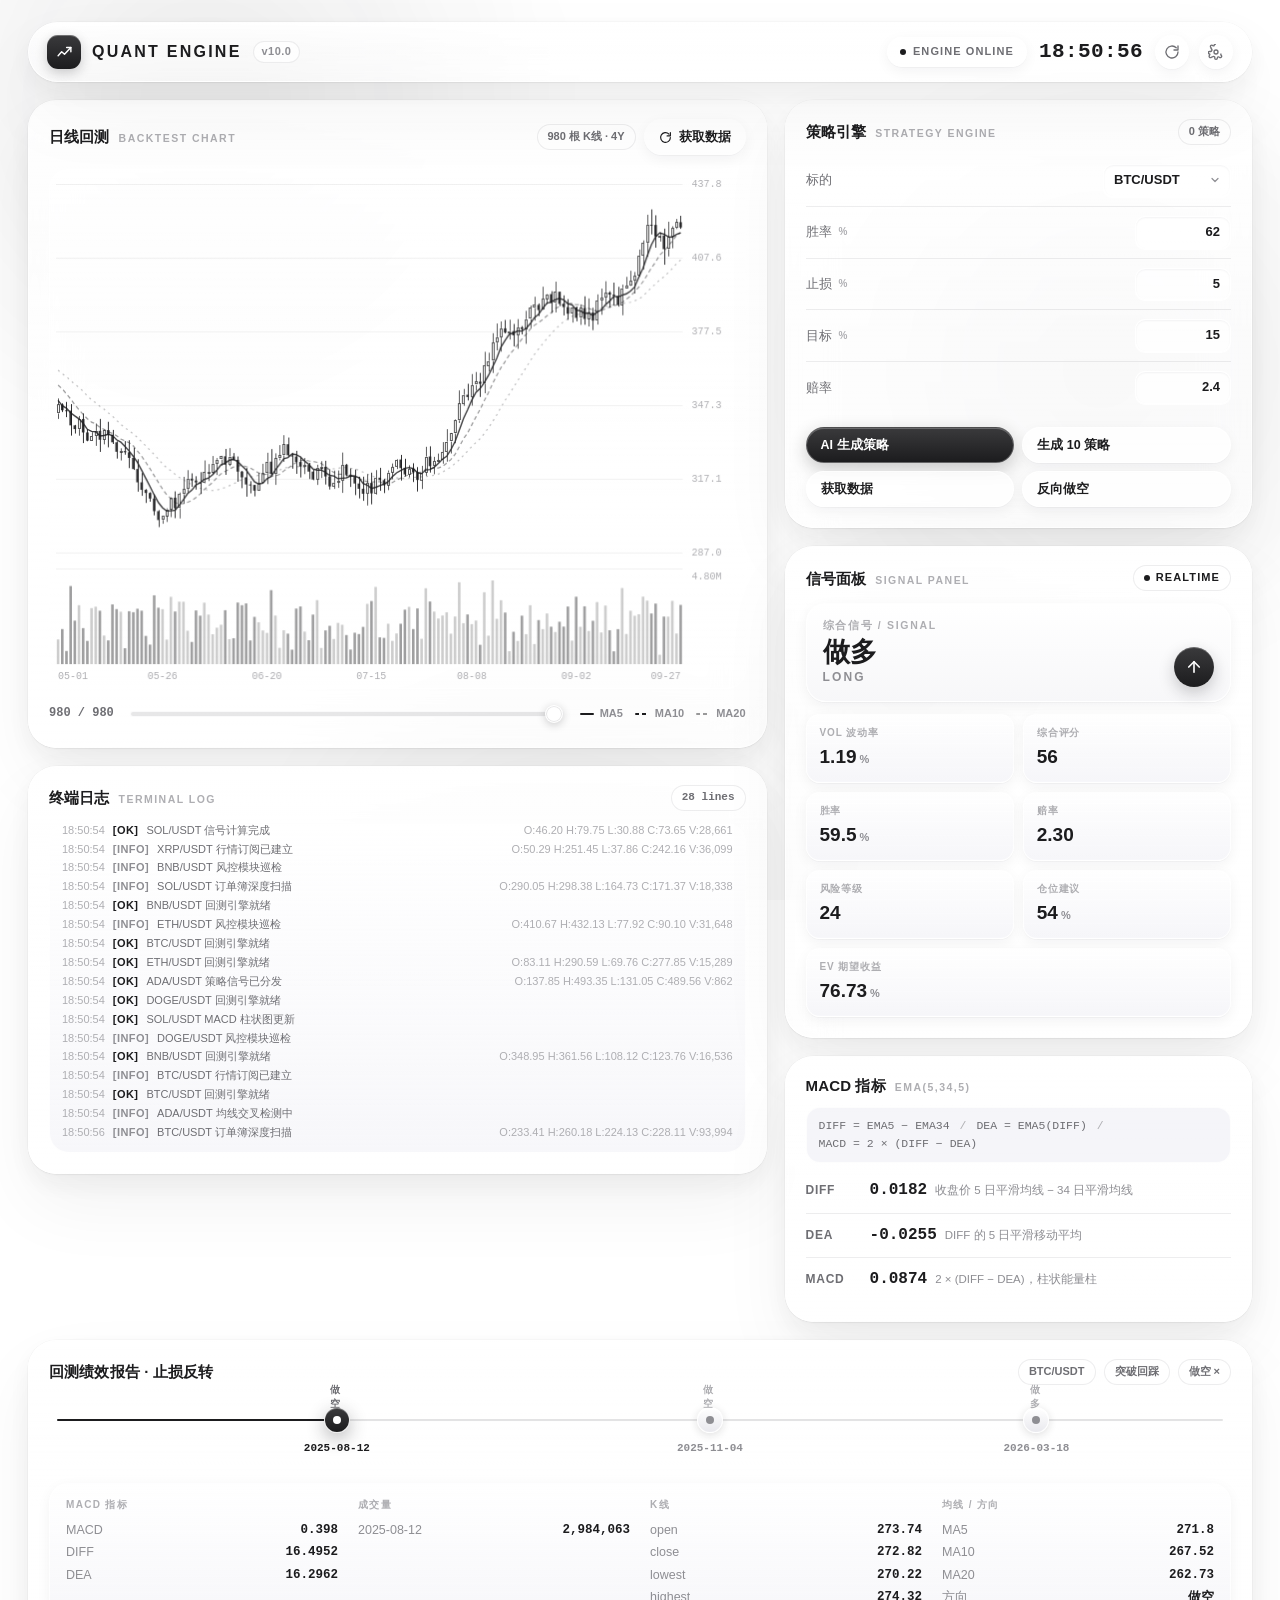
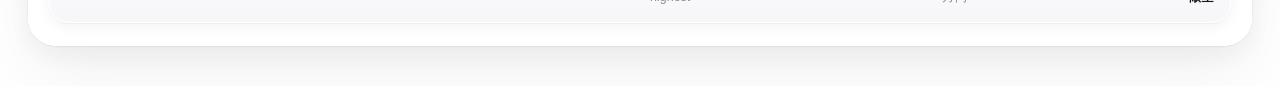
<file: backup/index.html>
<!DOCTYPE html>
<html lang="zh-CN" data-immersive-translate-page-theme="light"><head>
<meta charset="utf-8">
<meta name="viewport" content="width=device-width, initial-scale=1, viewport-fit=cover">
<meta name="theme-color" content="#ffffff">
<title>QUANT ENGINE v10.0 · 量化策略引擎</title>
<link rel="stylesheet" href="styles.css">
<style data-id="immersive-translate-input-injected-css"></style></head>
<body>
<div class="backdrop" aria-hidden="true"><i></i><i></i><i></i><i></i></div>

<div class="shell">

  <!-- ============================== TOP BAR ============================== -->
  <header class="topbar glass">
    <div class="brand">
      <span class="brand-mark" aria-hidden="true">
        <svg width="17" height="17" viewBox="0 0 24 24" fill="none" stroke="currentColor" stroke-width="2" stroke-linecap="round" stroke-linejoin="round">
          <path d="M3 16.5 8 11l4 3.6L21 5"></path>
          <path d="M15 5h6v6"></path>
        </svg>
      </span>
      <span class="brand-name">QUANT ENGINE</span>
      <span class="brand-ver">v10.0</span>
    </div>
    <div class="topbar-right">
      <span class="status-pill"><i class="dot"></i>ENGINE ONLINE</span>
      <span class="clock mono" id="clock">13:44:47</span>
      <button class="icon-btn" id="btnSync" type="button" title="同步数据" aria-label="同步数据">
        <svg width="16" height="16" viewBox="0 0 24 24" fill="none" stroke="currentColor" stroke-width="2" stroke-linecap="round" stroke-linejoin="round">
          <path d="M21 12a9 9 0 1 1-2.64-6.36"></path><path d="M21 3v6h-6"></path>
        </svg>
      </button>
      <button class="icon-btn" type="button" title="引擎设置" aria-label="引擎设置">
        <svg width="16" height="16" viewBox="0 0 24 24" fill="none" stroke="currentColor" stroke-width="2" stroke-linecap="round" stroke-linejoin="round">
          <circle cx="12" cy="12" r="3"></circle>
          <path d="M19.4 15a1.7 1.7 0 0 0 .34 1.87l.06.06a2 2 0 1 1-2.83 2.83l-.06-.06a1.7 1.7 0 0 0-2.87 1.2V21a2 2 0 1 1-4 0v-.09A1.7 1.7 0 0 0 7 19.4a1.7 1.7 0 0 0-1.87.34l-.06.06a2 2 0 1 1-2.83-2.83l.06-.06A1.7 1.7 0 0 0 2.6 15H2.5a2 2 0 1 1 0-4h.09A1.7 1.7 0 0 0 4.6 7a1.7 1.7 0 0 0-.34-1.87l-.06-.06a2 2 0 1 1 2.83-2.83l.06.06A1.7 1.7 0 0 0 9 2.6h.09A2 2 0 0 1 11 .5"></path>
        </svg>
      </button>
    </div>
  </header>

  <!-- ============================== MAIN GRID ============================== -->
  <div class="layout">

    <div class="main">

    <!-- ---------------------------- BACKTEST CHART ---------------------------- -->
    <section class="panel glass chart-panel">
      <div class="panel-head">
        <div class="panel-title">
          <h2>日线回测</h2>
          <span class="panel-sub">Backtest Chart</span>
        </div>
        <div class="panel-tools">
          <span class="tag" id="rangeTag">980 根 K线 · 4Y</span>
          <button class="btn ghost" id="btnFetch" type="button">
            <svg width="13" height="13" viewBox="0 0 24 24" fill="none" stroke="currentColor" stroke-width="2.2" stroke-linecap="round" stroke-linejoin="round">
              <path d="M21 12a9 9 0 1 1-2.64-6.36"></path><path d="M21 3v6h-6"></path>
            </svg>
            获取数据
          </button>
        </div>
      </div>

      <div class="chart-wrap">
        <canvas id="chart" role="img" aria-label="日线回测 K 线图，含成交量与 MA5 / MA10 / MA20 均线" width="1990" height="975"></canvas>
        <div class="chart-tip glass" id="chartTip" aria-hidden="true">
          <div class="tip-date mono" id="tipDate"></div>
          <dl class="tip-grid" id="tipGrid"></dl>
        </div>
      </div>

      <div class="chart-foot">
        <span class="mono" id="rangeLabel" style="font-size:12px;font-weight:650;color:var(--text-2)">980 / 980</span>
        <input class="slider" id="range" type="range" min="0" max="896" value="980" aria-label="K 线区间">
        <div class="legend">
          <span><i></i>MA5</span>
          <span><i class="dash"></i>MA10</span>
          <span><i class="dash" style="opacity:.45"></i>MA20</span>
        </div>
      </div>
    </section>

    <!-- TERMINAL LOG -->
    <section class="panel glass log-panel">
      <div class="panel-head">
        <div class="panel-title">
          <h2>终端日志</h2>
          <span class="panel-sub">Terminal Log</span>
        </div>
        <span class="tag mono" id="logCount">55 lines</span>
      </div>
      <div class="log-scroll" id="logScroll" role="log" aria-live="polite"><div class="log-line"><span class="t">13:17:17</span><span class="lv INFO">[INFO]</span><span class="msg">正在订阅行情数据源…</span><span class="ohlc"> O:332.64 H:352.52 L:159.27 C:165.09 V:41,996</span></div><div class="log-line"><span class="t">13:17:17</span><span class="lv OK">[OK]</span><span class="msg">QUANT ENGINE v10.0 启动成功</span></div><div class="log-line"><span class="t">13:17:17</span><span class="lv OK">[OK]</span><span class="msg">数据加载完成: 980 根 K线</span><span class="ohlc"> O:434.02 H:444.46 L:71.50 C:74.69 V:65,730</span></div><div class="log-line"><span class="t">13:43:26</span><span class="lv INFO">[INFO]</span><span class="msg">DOGE/USDT 行情订阅已建立</span></div><div class="log-line"><span class="t">13:43:26</span><span class="lv INFO">[INFO]</span><span class="msg">ADA/USDT 均线交叉检测中</span></div><div class="log-line"><span class="t">13:43:26</span><span class="lv OK">[OK]</span><span class="msg">XRP/USDT 回测引擎就绪</span><span class="ohlc"> O:55.41 H:332.31 L:41.63 C:313.27 V:54,645</span></div><div class="log-line"><span class="t">13:43:26</span><span class="lv OK">[OK]</span><span class="msg">BNB/USDT MACD 柱状图更新</span></div><div class="log-line"><span class="t">13:43:26</span><span class="lv INFO">[INFO]</span><span class="msg">BNB/USDT 均线交叉检测中</span></div><div class="log-line"><span class="t">13:43:26</span><span class="lv OK">[OK]</span><span class="msg">ETH/USDT 回测引擎就绪</span></div><div class="log-line"><span class="t">13:43:26</span><span class="lv ERR">[ERR]</span><span class="msg">ADA/USDT 连接延迟 &gt;200ms</span><span class="ohlc"> O:341.98 H:352.78 L:213.76 C:218.95 V:10,870</span></div><div class="log-line"><span class="t">13:43:26</span><span class="lv INFO">[INFO]</span><span class="msg">ETH/USDT 均线交叉检测中</span></div><div class="log-line"><span class="t">13:43:26</span><span class="lv OK">[OK]</span><span class="msg">SOL/USDT 信号计算完成</span><span class="ohlc"> O:46.20 H:79.75 L:30.88 C:73.65 V:28,661</span></div><div class="log-line"><span class="t">13:43:26</span><span class="lv INFO">[INFO]</span><span class="msg">XRP/USDT 行情订阅已建立</span><span class="ohlc"> O:50.29 H:251.45 L:37.86 C:242.16 V:36,099</span></div><div class="log-line"><span class="t">13:43:26</span><span class="lv INFO">[INFO]</span><span class="msg">BNB/USDT 风控模块巡检</span></div><div class="log-line"><span class="t">13:43:26</span><span class="lv INFO">[INFO]</span><span class="msg">SOL/USDT 订单簿深度扫描</span><span class="ohlc"> O:290.05 H:298.38 L:164.73 C:171.37 V:18,338</span></div><div class="log-line"><span class="t">13:43:26</span><span class="lv OK">[OK]</span><span class="msg">BNB/USDT 回测引擎就绪</span></div><div class="log-line"><span class="t">13:43:26</span><span class="lv INFO">[INFO]</span><span class="msg">ETH/USDT 风控模块巡检</span><span class="ohlc"> O:410.67 H:432.13 L:77.92 C:90.10 V:31,648</span></div><div class="log-line"><span class="t">13:43:26</span><span class="lv OK">[OK]</span><span class="msg">BTC/USDT 回测引擎就绪</span></div><div class="log-line"><span class="t">13:43:26</span><span class="lv OK">[OK]</span><span class="msg">ETH/USDT 回测引擎就绪</span><span class="ohlc"> O:83.11 H:290.59 L:69.76 C:277.85 V:15,289</span></div><div class="log-line"><span class="t">13:43:26</span><span class="lv OK">[OK]</span><span class="msg">ADA/USDT 策略信号已分发</span><span class="ohlc"> O:137.85 H:493.35 L:131.05 C:489.56 V:862</span></div><div class="log-line"><span class="t">13:43:26</span><span class="lv OK">[OK]</span><span class="msg">DOGE/USDT 回测引擎就绪</span></div><div class="log-line"><span class="t">13:43:26</span><span class="lv OK">[OK]</span><span class="msg">SOL/USDT MACD 柱状图更新</span></div><div class="log-line"><span class="t">13:43:26</span><span class="lv INFO">[INFO]</span><span class="msg">DOGE/USDT 风控模块巡检</span></div><div class="log-line"><span class="t">13:43:26</span><span class="lv OK">[OK]</span><span class="msg">BNB/USDT 回测引擎就绪</span><span class="ohlc"> O:348.95 H:361.56 L:108.12 C:123.76 V:16,536</span></div><div class="log-line"><span class="t">13:43:26</span><span class="lv INFO">[INFO]</span><span class="msg">BTC/USDT 行情订阅已建立</span></div><div class="log-line"><span class="t">13:43:26</span><span class="lv OK">[OK]</span><span class="msg">BTC/USDT 回测引擎就绪</span></div><div class="log-line"><span class="t">13:43:26</span><span class="lv INFO">[INFO]</span><span class="msg">ADA/USDT 均线交叉检测中</span></div><div class="log-line"><span class="t">13:43:29</span><span class="lv INFO">[INFO]</span><span class="msg">BTC/USDT 订单簿深度扫描</span><span class="ohlc"> O:233.41 H:260.18 L:224.13 C:228.11 V:93,994</span></div><div class="log-line"><span class="t">13:43:31</span><span class="lv INFO">[INFO]</span><span class="msg">ADA/USDT 订单簿深度扫描</span><span class="ohlc"> O:79.70 H:123.48 L:79.35 C:122.27 V:37,251</span></div><div class="log-line"><span class="t">13:43:33</span><span class="lv OK">[OK]</span><span class="msg">BNB/USDT 信号计算完成</span></div><div class="log-line"><span class="t">13:43:35</span><span class="lv INFO">[INFO]</span><span class="msg">ADA/USDT 行情订阅已建立</span></div><div class="log-line"><span class="t">13:43:37</span><span class="lv OK">[OK]</span><span class="msg">ADA/USDT 回测引擎就绪</span></div><div class="log-line"><span class="t">13:43:39</span><span class="lv OK">[OK]</span><span class="msg">ADA/USDT 回测引擎就绪</span><span class="ohlc"> O:509.61 H:513.03 L:477.75 C:486.31 V:61,951</span></div><div class="log-line"><span class="t">13:44:04</span><span class="lv INFO">[INFO]</span><span class="msg">BTC/USDT 均线交叉检测中</span></div><div class="log-line"><span class="t">13:44:06</span><span class="lv INFO">[INFO]</span><span class="msg">BNB/USDT 行情订阅已建立</span></div><div class="log-line"><span class="t">13:44:10</span><span class="lv WARN">[WARN]</span><span class="msg">BTC/USDT 波动率异常上升</span></div><div class="log-line"><span class="t">13:44:11</span><span class="lv INFO">[INFO]</span><span class="msg">DOGE/USDT 风控模块巡检</span></div><div class="log-line"><span class="t">13:44:13</span><span class="lv INFO">[INFO]</span><span class="msg">SOL/USDT 资金费率结算</span></div><div class="log-line"><span class="t">13:44:15</span><span class="lv INFO">[INFO]</span><span class="msg">BNB/USDT 行情订阅已建立</span><span class="ohlc"> O:391.28 H:471.68 L:387.80 C:443.78 V:17,852</span></div><div class="log-line"><span class="t">13:44:17</span><span class="lv OK">[OK]</span><span class="msg">XRP/USDT 回测引擎就绪</span></div><div class="log-line"><span class="t">13:44:19</span><span class="lv INFO">[INFO]</span><span class="msg">ETH/USDT 订单簿深度扫描</span></div><div class="log-line"><span class="t">13:44:21</span><span class="lv INFO">[INFO]</span><span class="msg">ADA/USDT 风控模块巡检</span><span class="ohlc"> O:63.28 H:158.68 L:57.56 C:156.13 V:37,157</span></div><div class="log-line"><span class="t">13:44:23</span><span class="lv INFO">[INFO]</span><span class="msg">BNB/USDT 订单簿深度扫描</span></div><div class="log-line"><span class="t">13:44:25</span><span class="lv INFO">[INFO]</span><span class="msg">查看回测交易点 2025-11-04</span></div><div class="log-line"><span class="t">13:44:25</span><span class="lv INFO">[INFO]</span><span class="msg">ETH/USDT 均线交叉检测中</span><span class="ohlc"> O:293.50 H:445.58 L:286.38 C:427.94 V:50,940</span></div><div class="log-line"><span class="t">13:44:27</span><span class="lv OK">[OK]</span><span class="msg" style="font-size: 12px;">ETH/USDT MACD 柱状图更新</span></div><div class="log-line"><span class="t">13:44:30</span><span class="lv OK">[OK]</span><span class="msg">BNB/USDT 回测引擎就绪</span><span class="ohlc"> O:122.34 H:329.18 L:116.79 C:315.80 V:96,993</span></div><div class="log-line"><span class="t">13:44:32</span><span class="lv INFO">[INFO]</span><span class="msg">BTC/USDT 订单簿深度扫描</span></div><div class="log-line"><span class="t">13:44:34</span><span class="lv OK">[OK]</span><span class="msg">SOL/USDT MACD 柱状图更新</span><span class="ohlc"> O:486.21 H:511.43 L:296.69 C:315.30 V:92,108</span></div><div class="log-line"><span class="t">13:44:36</span><span class="lv INFO">[INFO]</span><span class="msg">DOGE/USDT 资金费率结算</span></div><div class="log-line"><span class="t">13:44:38</span><span class="lv WARN">[WARN]</span><span class="msg">BNB/USDT 滑点超出阈值</span><span class="ohlc"> O:392.92 H:408.65 L:116.81 C:135.66 V:43,948</span></div><div class="log-line"><span class="t">13:44:40</span><span class="lv OK">[OK]</span><span class="msg">BNB/USDT 回测引擎就绪</span></div><div class="log-line"><span class="t">13:44:42</span><span class="lv INFO">[INFO]</span><span class="msg">XRP/USDT 订单簿深度扫描</span></div><div class="log-line"><span class="t">13:44:44</span><span class="lv OK">[OK]</span><span class="msg">SOL/USDT 回测引擎就绪</span></div><div class="log-line"><span class="t">13:44:46</span><span class="lv OK">[OK]</span><span class="msg">SOL/USDT 策略信号已分发</span></div></div>
    </section>

    </div>

    <!-- ------------------------------- SIDE COLUMN ------------------------------- -->
    <aside class="side">

      <!-- STRATEGY ENGINE -->
      <section class="panel glass">
        <div class="panel-head">
          <div class="panel-title">
            <h2>策略引擎</h2>
            <span class="panel-sub">Strategy Engine</span>
          </div>
          <span class="tag" id="strategyCount">0 策略</span>
        </div>

        <div style="margin-top:10px">
          <div class="field-row">
            <label class="field-label" for="fSymbol">标的</label>
            <select class="field-input" id="fSymbol">
              <option selected="">BTC/USDT</option>
              <option>ETH/USDT</option>
              <option>SOL/USDT</option>
              <option>BNB/USDT</option>
              <option>XRP/USDT</option>
              <option>DOGE/USDT</option>
              <option>ADA/USDT</option>
            </select>
          </div>
          <div class="field-row">
            <label class="field-label" for="fWin">胜率 <span class="field-unit">%</span></label>
            <input class="field-input mono" id="fWin" type="text" inputmode="decimal" value="62">
          </div>
          <div class="field-row">
            <label class="field-label" for="fSl">止损 <span class="field-unit">%</span></label>
            <input class="field-input mono" id="fSl" type="text" inputmode="decimal" value="5">
          </div>
          <div class="field-row">
            <label class="field-label" for="fTp">目标 <span class="field-unit">%</span></label>
            <input class="field-input mono" id="fTp" type="text" inputmode="decimal" value="15">
          </div>
          <div class="field-row">
            <label class="field-label" for="fRr">赔率</label>
            <input class="field-input mono" id="fRr" type="text" inputmode="decimal" value="2.4">
          </div>
        </div>

        <div class="btn-row" style="margin-top:14px">
          <button class="btn primary" id="btnGen" type="button">AI 生成策略</button>
          <button class="btn" id="btnGen10" type="button">生成 10 策略</button>
          <button class="btn" id="btnFetch2" type="button">获取数据</button>
          <button class="btn" id="btnShort" type="button">反向做空</button>
        </div>
      </section>

      <!-- SIGNAL PANEL -->
      <section class="panel glass">
        <div class="panel-head">
          <div class="panel-title">
            <h2>信号面板</h2>
            <span class="panel-sub">Signal Panel</span>
          </div>
          <span class="tag live"><i class="dot"></i>REALTIME</span>
        </div>

        <div class="signal-hero">
          <div>
            <div class="k">综合信号 / Signal</div>
            <div class="v" id="sigVerdict">做多</div>
            <div class="en" id="sigVerdictEn" style="margin-top:2px">LONG</div>
          </div>
          <div class="signal-arrow" aria-hidden="true">
            <svg width="18" height="18" viewBox="0 0 24 24" fill="none" stroke="currentColor" stroke-width="2.2" stroke-linecap="round" stroke-linejoin="round">
              <path d="M12 19V5"></path><path d="m5 12 7-7 7 7"></path>
            </svg>
          </div>
        </div>

        <div class="metric-grid">
          <div class="metric"><div class="k">VOL 波动率</div><div class="v" id="mVol">1.19<small>%</small></div></div>
          <div class="metric"><div class="k">综合评分</div><div class="v" id="mScore">56</div></div>
          <div class="metric"><div class="k">胜率</div><div class="v" id="mWin">59.5<small>%</small></div></div>
          <div class="metric"><div class="k">赔率</div><div class="v" id="mRr">2.30</div></div>
          <div class="metric"><div class="k">风险等级</div><div class="v" id="mRisk">24</div></div>
          <div class="metric"><div class="k">仓位建议</div><div class="v" id="mPos">54<small>%</small></div></div>
          <div class="metric wide"><div class="k">EV 期望收益</div><div class="v" id="mEv">76.73<small>%</small></div></div>
        </div>
      </section>

      <!-- MACD -->
      <section class="panel glass">
        <div class="panel-head">
          <div class="panel-title">
            <h2>MACD 指标</h2>
            <span class="panel-sub">EMA(5,34,5)</span>
          </div>
        </div>
        <div class="formula mono">
          <span class="fx">DIFF = EMA5 − EMA34</span> <span class="fsep">/</span>
          <span class="fx">DEA = EMA5(DIFF)</span> <span class="fsep">/</span>
          <span class="fx">MACD = 2 × (DIFF − DEA)</span>
        </div>
        <div style="margin-top:6px">
          <div class="ind-row">
            <span class="ind-name">DIFF</span>
            <span><span class="ind-val mono" id="vDiff">0.0182</span><span class="ind-desc">收盘价 5 日平滑均线 − 34 日平滑均线</span></span>
          </div>
          <div class="ind-row">
            <span class="ind-name">DEA</span>
            <span><span class="ind-val mono" id="vDea">-0.0255</span><span class="ind-desc">DIFF 的 5 日平滑移动平均</span></span>
          </div>
          <div class="ind-row">
            <span class="ind-name">MACD</span>
            <span><span class="ind-val mono" id="vMacd">0.0874</span><span class="ind-desc">2 × (DIFF − DEA)，柱状能量柱</span></span>
          </div>
        </div>
      </section>

    </aside>
  </div>

  <!-- ========================= PERFORMANCE REPORT ========================= -->
  <section class="panel glass report">
    <div class="report-head">
      <div class="panel-title">
        <h2>回测绩效报告 · 止损反转</h2>
      </div>
      <div class="report-tags">
        <span class="tag">BTC/USDT</span>
        <span class="tag">突破回踩</span>
        <span class="tag">做空 ×</span>
      </div>
    </div>

    <div class="timeline" id="timeline">
      <div class="track-fill" id="trackFill" style="width: 56%;"></div>
    <div class="marker" style="left: 24%;"><span class="m-dir">做空</span><button type="button" aria-label="2025-08-12"><i></i></button><span class="m-label mono">2025-08-12</span></div><div class="marker active" style="left: 56%;"><span class="m-dir">做空</span><button type="button" aria-label="2025-11-04"><i></i></button><span class="m-label mono">2025-11-04</span></div><div class="marker" style="left: 84%;"><span class="m-dir">做多</span><button type="button" aria-label="2026-03-18"><i></i></button><span class="m-label mono">2026-03-18</span></div></div>

    <div class="report-detail" id="reportDetail"><div class="detail-block"><div class="bk">MACD 指标</div><div class="brow"><span>MACD</span><span class="mono">-0.126</span></div><div class="brow"><span>DIFF</span><span class="mono">8.3317</span></div><div class="brow"><span>DEA</span><span class="mono">8.3947</span></div></div><div class="detail-block"><div class="bk">成交量</div><div class="brow"><span>2025-11-04</span><span class="mono">1,742,880</span></div></div><div class="detail-block"><div class="bk">K线</div><div class="brow"><span>open</span><span class="mono">266.11</span></div><div class="brow"><span>close</span><span class="mono">274.55</span></div><div class="brow"><span>lowest</span><span class="mono">264.02</span></div><div class="brow"><span>highest</span><span class="mono">275.90</span></div></div><div class="detail-block"><div class="bk">均线 / 方向</div><div class="brow"><span>MA5</span><span class="mono">269.4</span></div><div class="brow"><span>MA10</span><span class="mono">265.18</span></div><div class="brow"><span>MA20</span><span class="mono">261.44</span></div><div class="brow"><span>方向</span><span>做空</span></div></div></div>
  </section>

</div>

<script src="app.js"></script>


</body></html>
</file>
<file: backup/styles.css>
/* ==========================================================================
   QUANT ENGINE v10.0 — Liquid Glass (White / Apple minimal)
   Palette is strictly monochrome: white + iOS grays. No blue, no purple.
   ========================================================================== */

:root {
  --bg: #ffffff;
  --glass: rgba(255, 255, 255, 0.6);
  --glass-hi: rgba(255, 255, 255, 0.78);
  --glass-lo: rgba(255, 255, 255, 0.46);
  --glass-border: rgba(255, 255, 255, 0.8);
  --card: #f2f2f7;
  --text: #1c1c1e;
  --text-2: #6e6e73;
  --text-3: #8e8e93;
  --text-4: #aeaeb2;
  --hairline: rgba(60, 60, 67, 0.09);
  --hairline-strong: rgba(60, 60, 67, 0.14);

  --blur: 24px;

  --r-xl: 28px;
  --r-lg: 20px;
  --r-md: 14px;
  --r-sm: 10px;
  --r-pill: 999px;

  --shadow-panel:
    0 1px 2px rgba(28, 28, 30, 0.04),
    0 10px 28px rgba(28, 28, 30, 0.06),
    0 32px 72px rgba(28, 28, 30, 0.05);
  --shadow-tile:
    0 1px 1px rgba(28, 28, 30, 0.03),
    0 4px 14px rgba(28, 28, 30, 0.05);
  --shadow-float:
    0 2px 6px rgba(28, 28, 30, 0.06),
    0 18px 48px rgba(28, 28, 30, 0.12);

  --ease: cubic-bezier(0.32, 0.72, 0, 1);
}

* { box-sizing: border-box; }

html { accent-color: #1c1c1e; }

html, body { height: 100%; }

::selection { background: rgba(28, 28, 30, 0.12); }

body {
  margin: 0;
  background: var(--bg);
  color: var(--text);
  font-family: -apple-system, BlinkMacSystemFont, "SF Pro Display", "SF Pro Text",
    "PingFang SC", "Hiragino Sans GB", "Microsoft YaHei", "Helvetica Neue", Arial, sans-serif;
  font-size: 14px;
  line-height: 1.45;
  -webkit-font-smoothing: antialiased;
  -moz-osx-font-smoothing: grayscale;
  font-variant-numeric: tabular-nums;
  overflow-x: hidden;
}

.mono {
  font-family: ui-monospace, "SF Mono", SFMono-Regular, Menlo, Monaco, Consolas,
    "Liberation Mono", monospace;
  font-variant-numeric: tabular-nums;
}

/* ---------------------------------------------------------------- backdrop */
.backdrop {
  position: fixed;
  inset: 0;
  z-index: 0;
  pointer-events: none;
  overflow: hidden;
  background: #ffffff;
}
.backdrop i {
  position: absolute;
  display: block;
  border-radius: 50%;
  filter: blur(60px);
  opacity: 0.85;
}
.backdrop i:nth-child(1) {
  width: 60vw; height: 60vw;
  left: -14vw; top: -22vw;
  background: radial-gradient(circle at 50% 50%, rgba(28, 28, 30, 0.1), rgba(28, 28, 30, 0) 68%);
  animation: drift1 26s var(--ease) infinite alternate;
}
.backdrop i:nth-child(2) {
  width: 52vw; height: 52vw;
  right: -12vw; top: 4vh;
  background: radial-gradient(circle at 50% 50%, rgba(28, 28, 30, 0.085), rgba(28, 28, 30, 0) 70%);
  animation: drift2 32s var(--ease) infinite alternate;
}
.backdrop i:nth-child(3) {
  width: 64vw; height: 40vw;
  left: 12vw; bottom: -22vw;
  background: radial-gradient(circle at 50% 50%, rgba(28, 28, 30, 0.075), rgba(28, 28, 30, 0) 70%);
  animation: drift3 38s var(--ease) infinite alternate;
}
.backdrop i:nth-child(4) {
  width: 26vw; height: 26vw;
  right: 16vw; bottom: 8vh;
  background: radial-gradient(circle at 50% 50%, rgba(28, 28, 30, 0.07), rgba(28, 28, 30, 0) 70%);
  animation: drift1 30s var(--ease) infinite alternate-reverse;
}
@keyframes drift1 { from { transform: translate3d(0, 0, 0); } to { transform: translate3d(6vw, 5vh, 0); } }
@keyframes drift2 { from { transform: translate3d(0, 0, 0); } to { transform: translate3d(-5vw, 8vh, 0); } }
@keyframes drift3 { from { transform: translate3d(0, 0, 0); } to { transform: translate3d(4vw, -6vh, 0); } }

/* ------------------------------------------------------------- glass base */
.glass {
  position: relative;
  background: linear-gradient(180deg, var(--glass-hi) 0%, var(--glass) 52%, var(--glass-lo) 100%);
  -webkit-backdrop-filter: blur(var(--blur)) saturate(180%);
  backdrop-filter: blur(var(--blur)) saturate(180%);
  border: 1px solid var(--glass-border);
  box-shadow: var(--shadow-panel), 0 0 0 0.5px rgba(60, 60, 67, 0.05);
  border-radius: var(--r-xl);
}
.glass::before {
  content: "";
  position: absolute;
  inset: 0;
  border-radius: inherit;
  pointer-events: none;
  background: linear-gradient(
    180deg,
    rgba(255, 255, 255, 0.9) 0%,
    rgba(255, 255, 255, 0.24) 22%,
    rgba(255, 255, 255, 0) 55%
  );
  opacity: 0.9;
}
.glass::after {
  content: "";
  position: absolute;
  left: 12%; right: 12%;
  top: 0;
  height: 1px;
  border-radius: 1px;
  pointer-events: none;
  background: linear-gradient(90deg, rgba(255, 255, 255, 0), rgba(255, 255, 255, 1), rgba(255, 255, 255, 0));
  opacity: 0.9;
}
.glass > * { position: relative; z-index: 1; }

/* Fallback: browsers without backdrop-filter still get a clean solid glass card */
@supports not ((backdrop-filter: blur(4px)) or (-webkit-backdrop-filter: blur(4px))) {
  .glass { background: rgba(255, 255, 255, 0.94); }
}

/* ------------------------------------------------------------------ shell */
.shell {
  position: relative;
  z-index: 1;
  max-width: 1480px;
  margin: 0 auto;
  padding: 22px 28px 40px;
  display: flex;
  flex-direction: column;
  gap: 18px;
}

/* ---------------------------------------------------------------- top bar */
.topbar {
  position: sticky;
  top: 14px;
  z-index: 40;
  display: flex;
  align-items: center;
  justify-content: space-between;
  gap: 16px;
  padding: 12px 18px;
  border-radius: var(--r-pill);
}
.brand { display: flex; align-items: center; gap: 11px; min-width: 0; }
.brand-mark {
  width: 34px; height: 34px;
  border-radius: 11px;
  display: grid;
  place-items: center;
  background: linear-gradient(180deg, #3a3a3c, #1c1c1e);
  color: #fff;
  box-shadow: 0 4px 12px rgba(28, 28, 30, 0.22), inset 0 1px 0 rgba(255, 255, 255, 0.28);
  flex: none;
}
.brand-name {
  font-size: 16px;
  font-weight: 650;
  letter-spacing: 0.14em;
}
.brand-ver {
  font-size: 11px;
  font-weight: 600;
  color: var(--text-3);
  border: 1px solid var(--hairline);
  background: rgba(255, 255, 255, 0.7);
  padding: 2px 8px;
  border-radius: var(--r-pill);
  letter-spacing: 0.04em;
}
.topbar-right { display: flex; align-items: center; gap: 10px; }

.status-pill {
  display: inline-flex;
  align-items: center;
  gap: 7px;
  font-size: 11px;
  font-weight: 650;
  letter-spacing: 0.1em;
  color: var(--text-2);
  background: rgba(255, 255, 255, 0.66);
  border: 1px solid var(--glass-border);
  box-shadow: var(--shadow-tile);
  padding: 6px 12px;
  border-radius: var(--r-pill);
}
.dot {
  width: 6px; height: 6px;
  border-radius: 50%;
  background: var(--text);
  box-shadow: 0 0 0 0 rgba(28, 28, 30, 0.35);
  animation: pulse 2.4s var(--ease) infinite;
}
@keyframes pulse {
  0% { box-shadow: 0 0 0 0 rgba(28, 28, 30, 0.3); }
  70% { box-shadow: 0 0 0 7px rgba(28, 28, 30, 0); }
  100% { box-shadow: 0 0 0 0 rgba(28, 28, 30, 0); }
}

.clock {
  font-size: 21px;
  font-weight: 600;
  letter-spacing: 0.02em;
  min-width: 108px;
  text-align: center;
}

.icon-btn {
  width: 34px; height: 34px;
  display: grid;
  place-items: center;
  border-radius: 50%;
  border: 1px solid var(--glass-border);
  background: rgba(255, 255, 255, 0.66);
  box-shadow: var(--shadow-tile);
  color: var(--text-2);
  cursor: pointer;
  transition: transform 0.18s var(--ease), color 0.18s var(--ease), background 0.18s var(--ease);
}
.icon-btn:hover { color: var(--text); background: #fff; transform: translateY(-1px); }
.icon-btn:active { transform: scale(0.94); }
.icon-btn.spin svg { animation: spin 0.9s var(--ease); }
@keyframes spin { to { transform: rotate(360deg); } }

/* ---------------------------------------------------------------- layout */
.layout {
  display: grid;
  grid-template-columns: minmax(0, 1.58fr) minmax(340px, 1fr);
  gap: 18px;
  align-items: start;
}
.main { display: flex; flex-direction: column; gap: 18px; min-width: 0; }
.side { display: flex; flex-direction: column; gap: 18px; }

.panel { padding: 18px 20px 20px; }

.panel-head {
  display: flex;
  align-items: center;
  justify-content: space-between;
  gap: 12px;
  flex-wrap: wrap;
}
.panel-title { display: flex; align-items: baseline; gap: 9px; min-width: 0; }
.panel-title h2 {
  margin: 0;
  font-size: 15px;
  font-weight: 650;
  letter-spacing: 0.01em;
}
.panel-sub {
  font-size: 10.5px;
  font-weight: 650;
  letter-spacing: 0.14em;
  color: var(--text-4);
  text-transform: uppercase;
}
.panel-tools { display: flex; align-items: center; gap: 8px; flex-wrap: wrap; }

.tag {
  font-size: 11px;
  font-weight: 600;
  color: var(--text-2);
  background: rgba(255, 255, 255, 0.7);
  border: 1px solid var(--hairline);
  padding: 4px 10px;
  border-radius: var(--r-pill);
  white-space: nowrap;
}
.tag.live { display: inline-flex; align-items: center; gap: 6px; color: var(--text); letter-spacing: 0.1em; }

.btn {
  font: inherit;
  font-size: 12.5px;
  font-weight: 600;
  color: var(--text);
  padding: 8px 14px;
  border-radius: var(--r-pill);
  border: 1px solid var(--glass-border);
  background: rgba(255, 255, 255, 0.72);
  box-shadow: var(--shadow-tile);
  cursor: pointer;
  display: inline-flex;
  align-items: center;
  gap: 7px;
  transition: transform 0.18s var(--ease), background 0.18s var(--ease), box-shadow 0.18s var(--ease);
}
.btn:hover { background: #fff; transform: translateY(-1px); box-shadow: var(--shadow-float); }
.btn:active { transform: scale(0.97); }
.btn.primary {
  color: #fff;
  background: linear-gradient(180deg, #3a3a3c, #1c1c1e);
  border-color: rgba(255, 255, 255, 0.22);
  box-shadow: 0 6px 18px rgba(28, 28, 30, 0.24), inset 0 1px 0 rgba(255, 255, 255, 0.24);
}
.btn.primary:hover { background: linear-gradient(180deg, #48484a, #1c1c1e); }
.btn.ghost { background: rgba(255, 255, 255, 0.5); }
.btn-row { display: grid; grid-template-columns: 1fr 1fr; gap: 8px; }

/* ----------------------------------------------------------------- chart */
.chart-wrap { position: relative; margin-top: 14px; }
#chart {
  display: block;
  width: 100%;
  height: 520px;
  border-radius: var(--r-lg);
  background: linear-gradient(180deg, rgba(255, 255, 255, 0.5), rgba(255, 255, 255, 0.2));
  border: 1px solid rgba(255, 255, 255, 0.7);
  box-shadow: inset 0 1px 0 rgba(255, 255, 255, 0.9);
  cursor: crosshair;
  touch-action: none;
}
.chart-tip {
  position: absolute;
  top: 12px;
  left: 12px;
  padding: 10px 13px;
  border-radius: var(--r-md);
  box-shadow: var(--shadow-float);
  pointer-events: none;
  opacity: 0;
  transform: translateY(-4px);
  transition: opacity 0.16s var(--ease), transform 0.16s var(--ease);
  min-width: 208px;
}
.chart-tip.on { opacity: 1; transform: translateY(0); }
.chart-tip .tip-date {
  font-size: 11px;
  font-weight: 650;
  color: var(--text-2);
  letter-spacing: 0.04em;
  margin-bottom: 6px;
}
.tip-grid { display: grid; grid-template-columns: auto 1fr auto 1fr; gap: 3px 10px; font-size: 11.5px; }
.tip-grid dt { color: var(--text-4); font-weight: 500; }
.tip-grid dd { margin: 0; font-weight: 600; }

.chart-foot {
  display: flex;
  align-items: center;
  gap: 14px;
  margin-top: 12px;
  flex-wrap: wrap;
}
.slider {
  -webkit-appearance: none;
  appearance: none;
  accent-color: #1c1c1e;
  flex: 1 1 200px;
  min-width: 140px;
  height: 22px;
  background: transparent;
  cursor: pointer;
}
.slider::-webkit-slider-runnable-track {
  height: 6px;
  border-radius: 3px;
  background: rgba(60, 60, 67, 0.12);
  border: 1px solid rgba(255, 255, 255, 0.8);
}
.slider::-webkit-slider-thumb {
  -webkit-appearance: none;
  width: 18px; height: 18px;
  margin-top: -7px;
  border-radius: 50%;
  background: #fff;
  border: 1px solid rgba(255, 255, 255, 0.9);
  box-shadow: 0 2px 8px rgba(28, 28, 30, 0.22), inset 0 0 0 1px rgba(60, 60, 67, 0.12);
}
.slider::-moz-range-track { height: 6px; border-radius: 3px; background: rgba(60, 60, 67, 0.12); }
.slider::-moz-range-thumb {
  width: 16px; height: 16px; border-radius: 50%;
  background: #fff; border: 1px solid rgba(60, 60, 67, 0.15);
  box-shadow: 0 2px 8px rgba(28, 28, 30, 0.22);
}
.legend { display: flex; align-items: center; gap: 12px; flex-wrap: wrap; }
.legend span { display: inline-flex; align-items: center; gap: 6px; font-size: 11px; color: var(--text-3); font-weight: 600; }
.legend i { width: 14px; height: 2px; border-radius: 2px; background: var(--text); display: block; }
.legend i.dash { background: repeating-linear-gradient(90deg, var(--text) 0 4px, transparent 4px 7px); }

/* ------------------------------------------------------------ form fields */
.field-row {
  display: flex;
  align-items: center;
  justify-content: space-between;
  gap: 12px;
  padding: 9px 0;
  border-bottom: 1px solid var(--hairline);
}
.field-row:last-of-type { border-bottom: 0; }
.field-label { font-size: 12.5px; color: var(--text-2); font-weight: 500; display: flex; align-items: center; gap: 7px; }
.field-unit { font-size: 10px; font-weight: 700; color: var(--text-4); letter-spacing: 0.08em; }
.field-input {
  font: inherit;
  font-size: 13px;
  font-weight: 600;
  color: var(--text);
  text-align: right;
  width: 96px;
  padding: 6px 10px;
  border-radius: var(--r-sm);
  border: 1px solid rgba(255, 255, 255, 0.8);
  background: rgba(255, 255, 255, 0.72);
  box-shadow: inset 0 1px 2px rgba(28, 28, 30, 0.05), 0 1px 0 rgba(255, 255, 255, 0.9);
  outline: none;
  transition: box-shadow 0.18s var(--ease);
}
.field-input:focus {
  box-shadow: inset 0 1px 2px rgba(28, 28, 30, 0.05), 0 0 0 3px rgba(28, 28, 30, 0.08);
}
select.field-input { width: 128px; cursor: pointer; appearance: none; text-align: left; padding-right: 26px;
  background-image: url("data:image/svg+xml;utf8,<svg xmlns='http://www.w3.org/2000/svg' width='12' height='12' viewBox='0 0 24 24' fill='none' stroke='%238e8e93' stroke-width='2.4' stroke-linecap='round' stroke-linejoin='round'><polyline points='6 9 12 15 18 9'/></svg>");
  background-repeat: no-repeat;
  background-position: right 9px center;
  background-color: rgba(255, 255, 255, 0.72);
}

/* ---------------------------------------------------------- signal panel */
.signal-hero {
  display: flex;
  align-items: flex-end;
  justify-content: space-between;
  gap: 14px;
  padding: 14px 16px;
  margin-top: 12px;
  border-radius: var(--r-lg);
  background: linear-gradient(180deg, #ffffff, #f7f7f9);
  border: 1px solid rgba(255, 255, 255, 0.9);
  box-shadow: var(--shadow-tile), inset 0 1px 0 rgba(255, 255, 255, 1);
}
.signal-hero .k { font-size: 10.5px; font-weight: 650; letter-spacing: 0.16em; color: var(--text-4); text-transform: uppercase; }
.signal-hero .v { font-size: 27px; font-weight: 700; letter-spacing: 0.01em; line-height: 1.1; margin-top: 4px; }
.signal-hero .en { font-size: 12px; font-weight: 650; letter-spacing: 0.18em; color: var(--text-3); }
.signal-arrow {
  width: 40px; height: 40px; border-radius: 50%;
  display: grid; place-items: center; flex: none;
  background: linear-gradient(180deg, #3a3a3c, #1c1c1e); color: #fff;
  box-shadow: 0 6px 16px rgba(28, 28, 30, 0.22), inset 0 1px 0 rgba(255, 255, 255, 0.24);
}

.metric-grid {
  display: grid;
  grid-template-columns: 1fr 1fr;
  gap: 9px;
  margin-top: 12px;
}
.metric {
  padding: 11px 13px;
  border-radius: var(--r-md);
  background: linear-gradient(180deg, rgba(255, 255, 255, 0.92), rgba(242, 242, 247, 0.66));
  border: 1px solid rgba(255, 255, 255, 0.85);
  box-shadow: var(--shadow-tile);
}
.metric.wide { grid-column: 1 / -1; }
.metric .k { font-size: 10px; font-weight: 650; letter-spacing: 0.09em; color: var(--text-4); text-transform: uppercase; }
.metric .v { font-size: 19px; font-weight: 680; margin-top: 3px; }
.metric .v small { font-size: 11px; font-weight: 600; color: var(--text-3); margin-left: 3px; }

/* --------------------------------------------------------------- MACD */
.formula {
  margin-top: 10px;
  padding: 9px 12px;
  border-radius: var(--r-md);
  background: rgba(242, 242, 247, 0.72);
  border: 1px solid rgba(255, 255, 255, 0.8);
  font-size: 11.5px;
  color: var(--text-2);
  line-height: 1.6;
  word-break: break-word;
}
.formula .fx { white-space: nowrap; }
.formula .fsep { color: var(--text-4); padding: 0 3px; }
.ind-row {
  display: grid;
  grid-template-columns: 54px 1fr;
  gap: 10px;
  align-items: baseline;
  padding: 10px 0;
  border-bottom: 1px solid var(--hairline);
}
.ind-row:last-child { border-bottom: 0; }
.ind-name { font-size: 12px; font-weight: 700; letter-spacing: 0.06em; color: var(--text-2); }
.ind-val { font-size: 16px; font-weight: 680; margin-right: 8px; }
.ind-desc { font-size: 11.5px; color: var(--text-3); }

/* -------------------------------------------------------------- terminal */
.log-panel { display: flex; flex-direction: column; }
.log-scroll {
  margin-top: 12px;
  height: 330px;
  overflow-y: auto;
  overscroll-behavior: contain;
  padding: 10px 12px;
  border-radius: var(--r-lg);
  background: linear-gradient(180deg, rgba(255, 255, 255, 0.86), rgba(242, 242, 247, 0.6));
  border: 1px solid rgba(255, 255, 255, 0.85);
  box-shadow: inset 0 1px 0 rgba(255, 255, 255, 1);
  scrollbar-width: thin;
  scrollbar-color: rgba(60, 60, 67, 0.22) transparent;
}
.log-scroll::-webkit-scrollbar { width: 6px; }
.log-scroll::-webkit-scrollbar-thumb { background: rgba(60, 60, 67, 0.2); border-radius: 3px; }
.log-line {
  font-size: 11px;
  line-height: 1.72;
  color: var(--text-2);
  display: flex;
  flex-wrap: wrap;
  align-items: baseline;
  gap: 0 8px;
  animation: logIn 0.28s var(--ease);
}
@keyframes logIn { from { opacity: 0; transform: translateY(3px); } to { opacity: 1; transform: none; } }
.log-line .t { color: var(--text-4); flex: none; }
.log-line .lv { flex: none; font-weight: 700; letter-spacing: 0.04em; }
.log-line .lv.INFO { color: var(--text-3); }
.log-line .lv.OK { color: var(--text); }
.log-line .lv.WARN { color: var(--text-2); }
.log-line .lv.ERR { color: var(--text); text-decoration: underline; text-decoration-color: rgba(28, 28, 30, 0.35); text-underline-offset: 2px; }
.log-line .msg { color: var(--text-2); flex: 1 1 auto; min-width: 0; overflow-wrap: anywhere; }
.log-line .ohlc { color: var(--text-4); flex: 0 1 auto; min-width: 0; overflow-wrap: anywhere; }

/* ---------------------------------------------------------------- report */
.report { padding-bottom: 22px; }
.report-head {
  display: flex;
  align-items: center;
  justify-content: space-between;
  gap: 14px;
  flex-wrap: wrap;
}
.report-tags { display: flex; align-items: center; gap: 8px; flex-wrap: wrap; }
.timeline {
  position: relative;
  margin: 34px 8px 10px;
  height: 2px;
  background: rgba(60, 60, 67, 0.14);
  border-radius: 2px;
}
.timeline .track-fill {
  position: absolute; left: 0; top: 0; bottom: 0;
  background: var(--text);
  border-radius: 2px;
  transition: width 0.4s var(--ease);
}
.marker {
  position: absolute;
  top: 50%;
  transform: translate(-50%, -50%);
  display: flex;
  flex-direction: column;
  align-items: center;
  gap: 0;
}
.marker button {
  width: 26px; height: 26px;
  border-radius: 50%;
  border: 1px solid rgba(255, 255, 255, 0.9);
  background: linear-gradient(180deg, #ffffff, #e9e9ee);
  box-shadow: 0 2px 8px rgba(28, 28, 30, 0.14), inset 0 1px 0 rgba(255, 255, 255, 1);
  cursor: pointer;
  padding: 0;
  display: grid;
  place-items: center;
  transition: transform 0.2s var(--ease), box-shadow 0.2s var(--ease);
}
.marker button i { width: 8px; height: 8px; border-radius: 50%; background: var(--text-3); display: block; }
.marker button:hover { transform: scale(1.1); box-shadow: var(--shadow-float); }
.marker.active button {
  background: linear-gradient(180deg, #3a3a3c, #1c1c1e);
  box-shadow: 0 6px 18px rgba(28, 28, 30, 0.3), inset 0 1px 0 rgba(255, 255, 255, 0.28);
}
.marker.active button i { background: #fff; }
.marker .m-label {
  position: absolute;
  left: 50%;
  transform: translateX(-50%);
  top: 34px;
  font-size: 11px;
  font-weight: 650;
  color: var(--text-3);
  white-space: nowrap;
  transition: color 0.2s var(--ease);
}
.marker.active .m-label { color: var(--text); }
.marker .m-dir {
  position: absolute;
  left: 50%;
  transform: translateX(-50%);
  top: -24px;
  font-size: 10px;
  font-weight: 700;
  letter-spacing: 0.1em;
  color: var(--text-4);
}
.marker.active .m-dir { color: var(--text-2); }

.report-detail {
  margin-top: 62px;
  padding: 14px 16px;
  border-radius: var(--r-lg);
  background: linear-gradient(180deg, rgba(255, 255, 255, 0.92), rgba(242, 242, 247, 0.62));
  border: 1px solid rgba(255, 255, 255, 0.85);
  box-shadow: var(--shadow-tile);
  display: grid;
  grid-template-columns: repeat(auto-fit, minmax(180px, 1fr));
  gap: 16px 20px;
}
.detail-block .bk {
  font-size: 10px;
  font-weight: 700;
  letter-spacing: 0.13em;
  color: var(--text-4);
  text-transform: uppercase;
  margin-bottom: 7px;
}
.detail-block .brow { display: flex; justify-content: space-between; gap: 10px; font-size: 12.5px; padding: 2px 0; }
.detail-block .brow span:first-child { color: var(--text-3); }
.detail-block .brow span:last-child { font-weight: 650; }

/* ------------------------------------------------------------ responsive */
@media (min-width: 1900px) {
  .shell { max-width: 1820px; }
}
@media (max-width: 1180px) {
  .layout { grid-template-columns: minmax(0, 1fr); }
  #chart { height: 380px; }
}
@media (max-width: 720px) {
  .shell { padding: 14px 14px 28px; }
  .topbar { top: 8px; padding: 10px 12px; border-radius: var(--r-lg); flex-wrap: wrap; }
  .brand-name { font-size: 14px; }
  .clock { font-size: 18px; min-width: 84px; }
  #chart { height: 300px; }
  .panel { padding: 15px 14px 16px; border-radius: var(--r-lg); }
  .metric-grid { grid-template-columns: 1fr; }
  .btn-row { grid-template-columns: 1fr; }
  .log-scroll { height: 240px; }
  .chart-tip { min-width: 176px; padding: 9px 11px; }
  .tip-grid { font-size: 11px; }
  .report-detail { margin-top: 74px; grid-template-columns: 1fr; gap: 12px; }
}

@media (prefers-reduced-motion: reduce) {
  * { animation-duration: 0.001ms !important; animation-iteration-count: 1 !important; transition-duration: 0.001ms !important; }
}
</file>
